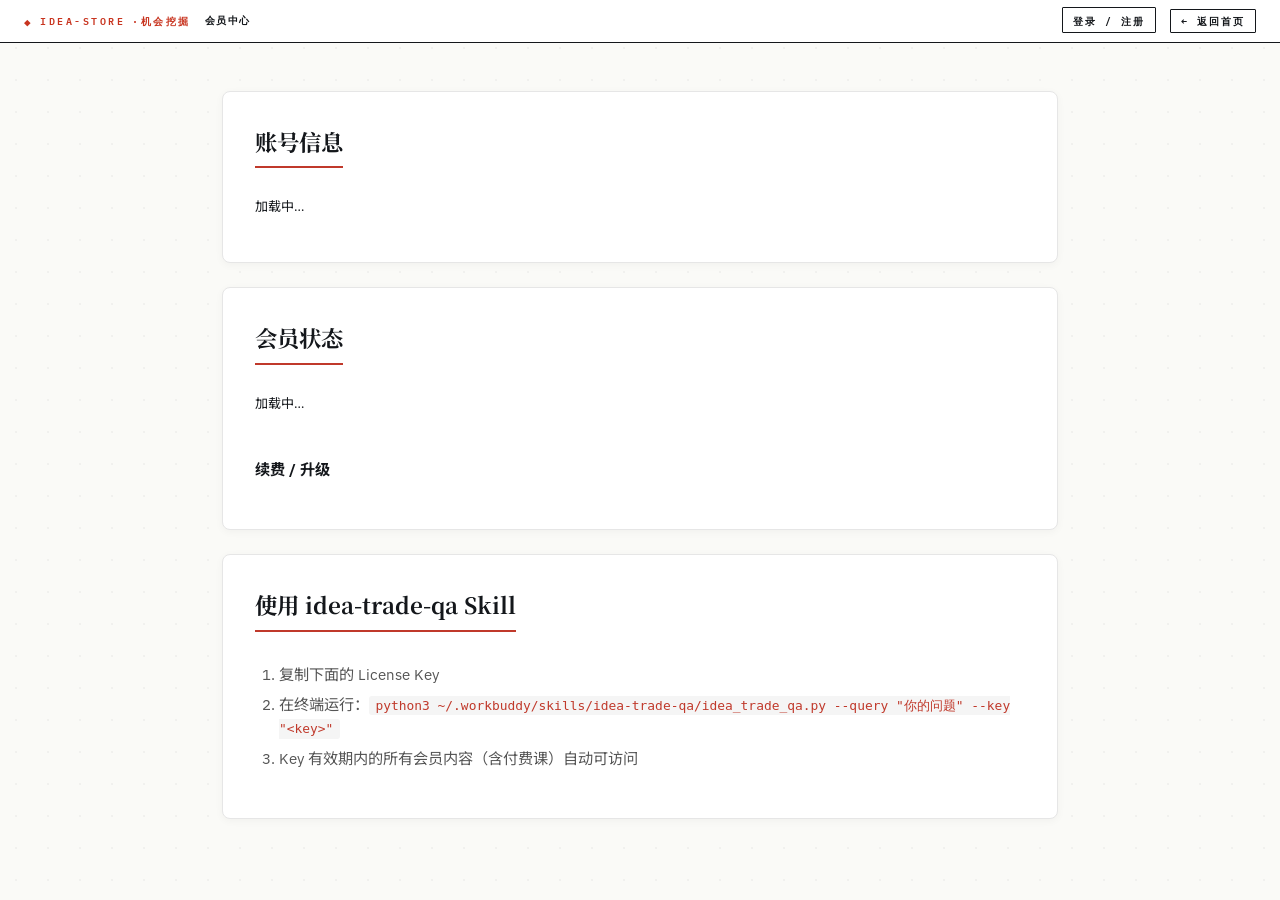
<file: account.html>
<!DOCTYPE html>
<html lang="zh-CN">
<head>
<meta charset="UTF-8">
<meta name="viewport" content="width=device-width, initial-scale=1">
<title>会员中心 · idea-store · 机会挖掘</title>
<link rel="icon" href="assets/favicon.ico" sizes="any">
<link rel="icon" type="image/png" href="assets/favicon-32.png" sizes="32x32">
<link rel="apple-touch-icon" href="assets/apple-touch-icon.png">
<link rel="preconnect" href="https://fonts.googleapis.com">
<link rel="preconnect" href="https://fonts.gstatic.com" crossorigin>
<link href="https://fonts.googleapis.com/css2?family=IBM+Plex+Mono:wght@400;500;600;700&family=IBM+Plex+Sans:wght@400;500;600;700&family=Noto+Sans+SC:wght@400;500;700;900&family=Noto+Serif+SC:wght@700;900&display=swap" rel="stylesheet">
<link rel="stylesheet" href="assets/shared.css?v=c436cc33a8">
<link rel="stylesheet" href="assets/idea-store.css?v=001">
<link rel="stylesheet" href="assets/idea-auth.css?v=001">
<script defer src="assets/idea-auth.js?v=001"></script>
</head>
<body>

<!-- ════════ Top Strip ════════ -->
<div class="strip">
  <div class="left">
    <a class="brand" href="/">idea-store<span class="kb">·机会挖掘</span></a>
    <span class="crumb"><b>会员中心</b></span>
  </div>
  <div class="right">
    <span id="idea-auth-status"></span>
    <a class="btn" href="/">← 返回首页</a>
  </div>
</div>

<div class="acct-wrap">
  <section class="acct-card">
    <h2>账号信息</h2>
    <div id="profile-box" class="profile-box"><p>加载中…</p></div>
  </section>

  <section class="acct-card">
    <h2>会员状态</h2>
    <div id="member-box"><p>加载中…</p></div>
    <div id="tiers-box" class="tiers-renew"><h3>续费 / 升级</h3></div>
  </section>

  <section class="acct-card">
    <h2>使用 idea-trade-qa Skill</h2>
    <ol class="howto">
      <li>复制下面的 License Key</li>
      <li>在终端运行：<code>python3 ~/.workbuddy/skills/idea-trade-qa/idea_trade_qa.py --query "你的问题" --key "&lt;key&gt;"</code></li>
      <li>Key 有效期内的所有会员内容（含付费课）自动可访问</li>
    </ol>
    <div id="keys-box" class="keys-box"></div>
  </section>
</div>

<script>
async function load() {
  const token = IdeaAuth.getToken();
  if (!token) { location.href = '/login.html'; return; }

  try {
    const [me, m, tiers] = await Promise.all([
      IdeaAuth.me(),
      IdeaAuth.myMembership(),
      IdeaAuth.tiers(),
    ]);

    // 1. 账号信息
    document.getElementById('profile-box').innerHTML = `
      <div class="kv"><span>用户名</span><b>${IdeaAuth.escapeHtml(me.username)}</b></div>
      <div class="kv"><span>邮箱</span><b>${IdeaAuth.escapeHtml(me.email || '未设置')}</b></div>
      <div class="kv"><span>昵称</span><b>${IdeaAuth.escapeHtml(me.nickname || me.username)}</b></div>
      <div class="kv"><span>注册时间</span><b>${new Date(me.created_at).toLocaleString('zh-CN')}</b></div>
      <div class="kv"><span>VIP</span><b>${me.is_vip ? '✅ 是' : '❌ 否'}</b></div>
      ${me.vip_expires_at ? `<div class="kv"><span>VIP 到期</span><b>${new Date(me.vip_expires_at).toLocaleString('zh-CN')}</b></div>` : ''}
    `;

    // 2. 会员状态
    const memberBox = document.getElementById('member-box');
    if (m.is_vip) {
      memberBox.innerHTML = `
        <div class="kv"><span>当前状态</span><b class="hi">VIP 会员</b></div>
        <div class="kv"><span>到期时间</span><b>${new Date(m.expires_at).toLocaleString('zh-CN')}</b></div>
        <div class="kv"><span>激活的 Key</span><b>${m.active_keys.length} 个</b></div>
      `;
    } else {
      memberBox.innerHTML = `
        <div class="kv"><span>当前状态</span><b>免费用户</b></div>
        <p class="hint">免费用户只能看 2 天前的内容。订阅 VIP 解锁全部。</p>
      `;
    }

    // 3. License Keys
    const keysBox = document.getElementById('keys-box');
    if (m.active_keys.length > 0) {
      keysBox.innerHTML = m.active_keys.map(k => `
        <div class="key-row">
          <span class="key-tier">${IdeaAuth.escapeHtml(k.tier_name)} · ${k.is_active ? '✅' : '❌'} ${new Date(k.expires_at).toLocaleDateString('zh-CN')} 到期</span>
          <code class="key-val">${IdeaAuth.escapeHtml(k.license_key)}</code>
          <button class="copy-btn" onclick="navigator.clipboard.writeText('${k.license_key}').then(()=>this.textContent='已复制 ✓')">复制</button>
        </div>
      `).join('');
    } else {
      keysBox.innerHTML = '<p class="hint">订阅会员后会获得 License Key。</p>';
    }

    // 4. 续费选项
    document.getElementById('tiers-box').innerHTML = tiers.map(t => `
      <div class="tier-card">
        <div class="tier-head">
          <strong>${IdeaAuth.escapeHtml(t.name)}</strong>
          <span class="price">¥${(t.price_cents / 100).toFixed(2)} <small>/ ${t.duration_days >= 365 ? Math.round(t.duration_days / 365 * 10) / 10 + ' 年' : t.duration_days + ' 天'}</small></span>
        </div>
        <p class="tier-desc">${IdeaAuth.escapeHtml(t.description || '')}</p>
        <ul>${t.features.map(f => `<li>${IdeaAuth.escapeHtml(f)}</li>`).join('')}</ul>
        <button class="btn primary" onclick="renew(${t.id}, '${IdeaAuth.escapeHtml(t.name)}', ${t.price_cents})">立即订阅</button>
      </div>
    `).join('');
  } catch (e) {
    if (e.message.includes('401') || e.message.includes('token')) {
      IdeaAuth.clearToken();
      location.href = '/login.html';
    } else {
      document.body.innerHTML += `<pre style="color:red">加载失败: ${e.message}</pre>`;
    }
  }
}

async function renew(tierId, tierName, amountCents) {
  if (!confirm(`确认订阅 ${tierName}（¥${(amountCents/100).toFixed(2)}）？\n\n支付页面将打开（mock 模式：点击"完成"会自动开通）。`)) return;
  try {
    const order = await IdeaAuth.createOrder(tierId);
    // mock 模式：直接调 mock-pay
    const paid = await IdeaAuth.api(`/payments/mock-pay/${order.order_no}`, { method: 'POST' });
    alert(`✅ 订阅成功！\n\nLicense Key: ${paid.license_key}\n到期时间: ${new Date(paid.expires_at).toLocaleString('zh-CN')}`);
    location.reload();
  } catch (e) {
    alert('❌ 订阅失败: ' + e.message);
  }
}

load();
</script>

</body>
</html>
</file>
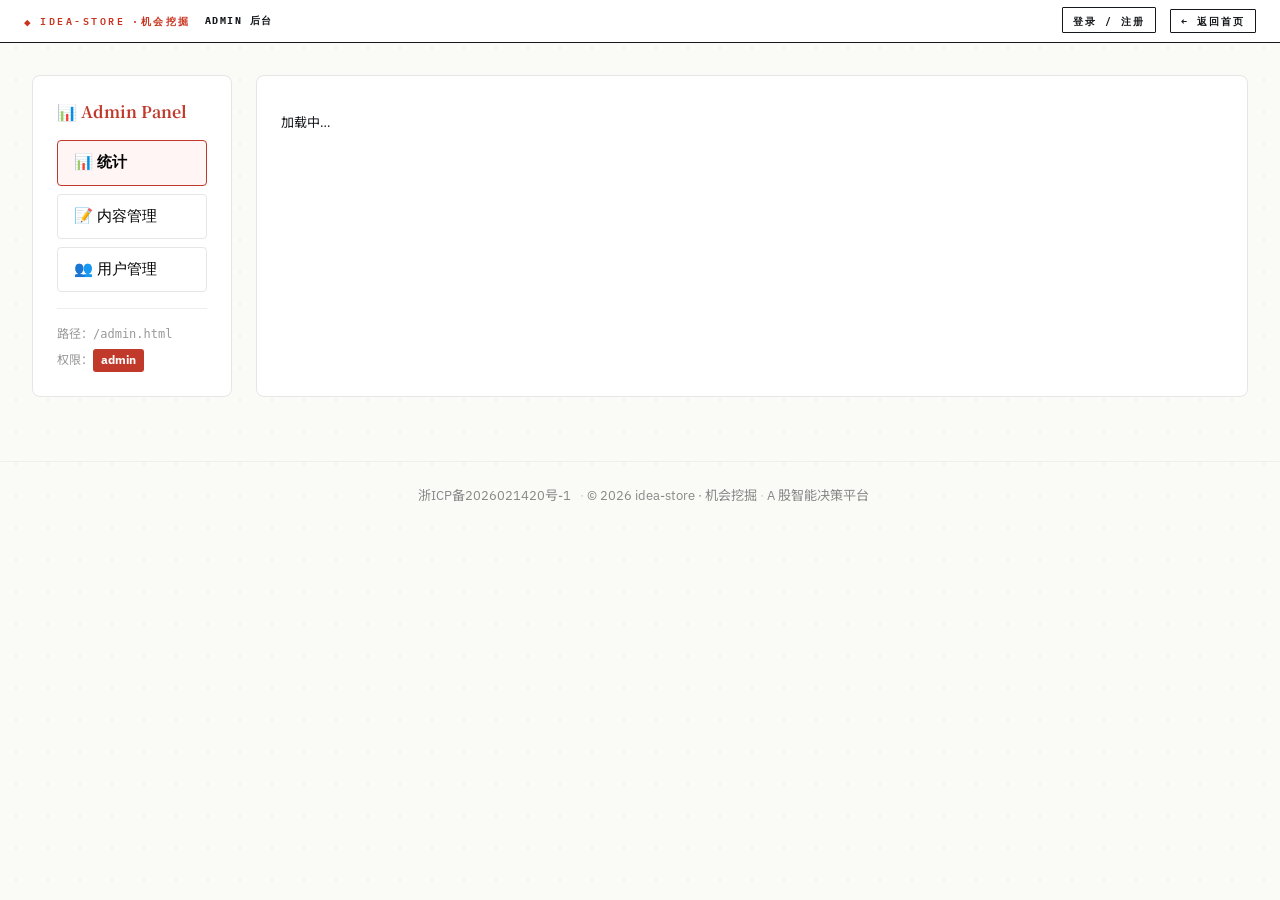
<file: admin.html>
<!DOCTYPE html>
<html lang="zh-CN">
<head>
<meta charset="UTF-8">
<meta name="viewport" content="width=device-width, initial-scale=1">
<title>Admin · idea-store</title>
<link rel="icon" href="assets/favicon.ico" sizes="any">
<link rel="icon" type="image/png" href="assets/favicon-32.png" sizes="32x32">
<link rel="preconnect" href="https://fonts.googleapis.com">
<link rel="preconnect" href="https://fonts.gstatic.com" crossorigin>
<link href="https://fonts.googleapis.com/css2?family=IBM+Plex+Mono:wght@400;500;600;700&family=IBM+Plex+Sans:wght@400;500;600;700&family=Noto+Sans+SC:wght@400;500;700;900&family=Noto+Serif+SC:wght@700;900&display=swap" rel="stylesheet">
<link rel="stylesheet" href="assets/shared.css?v=c436cc33a8">
<link rel="stylesheet" href="assets/idea-store.css?v=001">
<link rel="stylesheet" href="assets/idea-auth.css?v=001">
<style>
.admin-grid {
  max-width: 1400px;
  margin: 2rem auto;
  padding: 0 2rem;
  display: grid;
  grid-template-columns: 200px 1fr;
  gap: 1.5rem;
}
.admin-side {
  background: #fff;
  border: 1px solid #e6e6e6;
  border-radius: 8px;
  padding: 1.5rem;
  height: fit-content;
}
.admin-side h3 {
  margin: 0 0 1rem;
  font-size: 1rem;
  font-family: "Noto Serif SC", serif;
  color: #c0392b;
}
.admin-side button {
  display: block;
  width: 100%;
  margin-bottom: 0.5rem;
  padding: 0.7rem 1rem;
  border: 1px solid #e6e6e6;
  background: #fff;
  border-radius: 4px;
  cursor: pointer;
  text-align: left;
  font-size: 0.95rem;
  transition: all 0.2s;
}
.admin-side button:hover {
  border-color: #c0392b;
  background: #fef5f4;
}
.admin-side button.active {
  border-color: #c0392b;
  background: #fef5f4;
  font-weight: 700;
}
.admin-main {
  background: #fff;
  border: 1px solid #e6e6e6;
  border-radius: 8px;
  padding: 1.5rem;
}
.admin-main h2 {
  margin: 0 0 1rem;
  font-size: 1.3rem;
  font-family: "Noto Serif SC", serif;
  border-bottom: 2px solid #c0392b;
  padding-bottom: 0.5rem;
  display: inline-block;
}
.tbl {
  width: 100%;
  border-collapse: collapse;
  font-size: 0.9rem;
}
.tbl th, .tbl td {
  padding: 0.5rem 0.7rem;
  text-align: left;
  border-bottom: 1px solid #eee;
}
.tbl th {
  background: #fafafa;
  font-weight: 700;
  color: #555;
}
.tbl tr:hover td { background: #fcfcfc; }
.tbl .actions button {
  padding: 0.3rem 0.7rem;
  margin-right: 0.3rem;
  border: 1px solid #ddd;
  background: #fff;
  border-radius: 3px;
  cursor: pointer;
  font-size: 0.8rem;
}
.tbl .actions button.del { color: #c0392b; }
.tbl .actions button:hover { background: #f5f5f5; }
.badge {
  display: inline-block;
  padding: 0.15rem 0.5rem;
  border-radius: 3px;
  font-size: 0.75rem;
  font-weight: 700;
}
.badge.admin { background: #c0392b; color: #fff; }
.badge.vip { background: #d4a017; color: #fff; }
.badge.user { background: #eee; color: #666; }
.badge.lock { background: #fee; color: #c0392b; }
.badge.free { background: #efe; color: #2a7; }
.stat-grid {
  display: grid;
  grid-template-columns: repeat(auto-fit, minmax(180px, 1fr));
  gap: 1rem;
  margin-bottom: 1.5rem;
}
.stat-card {
  background: #fafafa;
  border: 1px solid #eee;
  border-radius: 6px;
  padding: 1rem;
}
.stat-card .label { color: #888; font-size: 0.85rem; }
.stat-card .value { font-size: 1.8rem; font-weight: 800; color: #c0392b; font-family: "IBM Plex Mono", monospace; margin-top: 0.3rem; }
.modal-bg {
  position: fixed; inset: 0; background: rgba(0,0,0,0.5);
  display: none; align-items: center; justify-content: center;
  z-index: 1000;
}
.modal-bg.open { display: flex; }
.modal {
  background: #fff;
  border-radius: 8px;
  padding: 2rem;
  max-width: 600px;
  width: 90%;
  max-height: 90vh;
  overflow-y: auto;
}
.modal h3 {
  margin: 0 0 1rem;
  font-family: "Noto Serif SC", serif;
  color: #c0392b;
}
.modal label {
  display: block;
  margin-top: 0.8rem;
  font-size: 0.85rem;
  font-weight: 600;
}
.modal input, .modal textarea, .modal select {
  width: 100%;
  padding: 0.6rem;
  border: 1px solid #ddd;
  border-radius: 4px;
  font-family: inherit;
  font-size: 0.95rem;
  margin-top: 0.3rem;
}
.modal textarea { min-height: 100px; }
.modal-actions {
  display: flex;
  gap: 0.5rem;
  margin-top: 1.5rem;
  justify-content: flex-end;
}
.modal-actions button {
  padding: 0.7rem 1.2rem;
  border-radius: 4px;
  border: 1px solid #ddd;
  background: #fff;
  cursor: pointer;
  font-weight: 600;
}
.modal-actions button.primary {
  background: #c0392b;
  color: #fff;
  border-color: #c0392b;
}
.msg {
  margin-top: 1rem;
  padding: 0.7rem;
  border-radius: 4px;
  font-size: 0.9rem;
}
.msg.ok { background: #efe; color: #2a7; }
.msg.err { background: #fee; color: #c0392b; }
</style>
</head>
<body>

<div class="strip">
  <div class="left">
    <a class="brand" href="/">idea-store<span class="kb">·机会挖掘</span></a>
    <span class="crumb"><b>Admin 后台</b></span>
  </div>
  <div class="right">
    <span id="idea-auth-status"></span>
    <a class="btn" href="/">← 返回首页</a>
  </div>
</div>

<div class="admin-grid">
  <aside class="admin-side">
    <h3>📊 Admin Panel</h3>
    <button class="active" data-tab="stats">📊 统计</button>
    <button data-tab="content">📝 内容管理</button>
    <button data-tab="users">👥 用户管理</button>
    <hr style="margin: 1rem 0; border: 0; border-top: 1px solid #eee;">
    <div style="font-size: 0.75rem; color: #999;">
      <div>路径：<code>/admin.html</code></div>
      <div style="margin-top:0.3rem">权限：<span class="badge admin">admin</span></div>
    </div>
  </aside>

  <main class="admin-main" id="main">
    <p>加载中…</p>
  </main>
</div>

<!-- Edit Modal -->
<div class="modal-bg" id="modal-bg">
  <div class="modal">
    <h3 id="modal-title">编辑内容</h3>
    <form id="edit-form">
      <input type="hidden" id="edit-id">
      <label>Slug <small>(英文数字横线，创建后不可改)</small></label>
      <input type="text" id="edit-slug" required pattern="[a-zA-Z0-9_-]+">

      <label>标题</label>
      <input type="text" id="edit-title" required>

      <label>分类 (category)</label>
      <input type="text" id="edit-category" required placeholder="low-position-opportunities">

      <label>发布时间</label>
      <input type="datetime-local" id="edit-publish-date" required>

      <label>摘要</label>
      <textarea id="edit-summary"></textarea>

      <label>Body (JSON / Markdown)</label>
      <textarea id="edit-body" style="min-height:150px"></textarea>

      <label><input type="checkbox" id="edit-need-pay" style="width:auto;margin-right:0.5rem">需要付费</label>
      <label>付费等级 (0-5)</label>
      <input type="number" id="edit-pay-level" min="0" max="5" value="0">

      <label>数据源</label>
      <input type="text" id="edit-source" placeholder="manual / neodata">

      <div id="edit-msg" class="msg"></div>

      <div class="modal-actions">
        <button type="button" onclick="closeModal()">取消</button>
        <button type="submit" class="primary">保存</button>
      </div>
    </form>
  </div>
</div>

<script defer src="assets/idea-auth.js?v=001"></script>
<script>
async function load() {
  const token = IdeaAuth.getToken();
  if (!token) { location.href = '/login.html'; return; }

  // 检查 admin 权限
  try {
    const me = await IdeaAuth.me();
    if (me.role !== 'admin') {
      document.getElementById('main').innerHTML = `
        <h2>无权限</h2>
        <p>当前用户 <b>${IdeaAuth.escapeHtml(me.username)}</b> 的角色是 <span class="badge ${me.role}">${me.role}</span></p>
        <p>需要 admin 权限才能访问后台。</p>
        <p>请联系现有管理员把你的 role 改为 admin，或用 SQL: <code>UPDATE users SET role='admin' WHERE username='your_username'</code></p>
      `;
      return;
    }
  } catch (e) {
    IdeaAuth.clearToken();
    location.href = '/login.html';
    return;
  }

  // 绑定 tab
  document.querySelectorAll('.admin-side button[data-tab]').forEach(b => {
    b.addEventListener('click', () => {
      document.querySelectorAll('.admin-side button').forEach(x => x.classList.remove('active'));
      b.classList.add('active');
      const tab = b.dataset.tab;
      if (tab === 'stats') renderStats();
      else if (tab === 'content') renderContentList();
      else if (tab === 'users') renderUserList();
    });
  });

  // 默认显示 stats
  renderStats();
}

async function renderStats() {
  const main = document.getElementById('main');
  main.innerHTML = '<p>加载中…</p>';
  try {
    const stats = await IdeaAuth.api('/admin/stats');
    main.innerHTML = `
      <h2>📊 系统统计</h2>
      <div class="stat-grid">
        <div class="stat-card">
          <div class="label">总用户</div>
          <div class="value">${stats.users.total}</div>
        </div>
        <div class="stat-card">
          <div class="label">VIP 用户</div>
          <div class="value">${stats.users.vip}</div>
        </div>
        <div class="stat-card">
          <div class="label">付费订单数</div>
          <div class="value">${stats.orders.paid}</div>
        </div>
        <div class="stat-card">
          <div class="label">总营收</div>
          <div class="value">¥${stats.orders.revenue_yuan.toFixed(2)}</div>
        </div>
        <div class="stat-card">
          <div class="label">内容板块</div>
          <div class="value">${stats.content.total}</div>
        </div>
      </div>
      <p style="color:#999;font-size:0.85rem">实时数据 · ${new Date().toLocaleString('zh-CN')}</p>
    `;
  } catch (e) {
    main.innerHTML = `<p class="msg err">加载失败: ${e.message}</p>`;
  }
}

async function renderContentList() {
  const main = document.getElementById('main');
  main.innerHTML = '<p>加载中…</p>';
  try {
    const list = await IdeaAuth.api('/admin/content/list?limit=100');
    main.innerHTML = `
      <h2>📝 内容管理（${list.length}）</h2>
      <div style="display:flex;gap:0.5rem;margin-bottom:1rem">
        <button class="btn primary" onclick="openCreate()">+ 新建内容</button>
        <button class="btn" onclick="openBulk()">📥 批量导入 JSON</button>
      </div>
      <table class="tbl">
        <thead><tr>
          <th>ID</th><th>Slug</th><th>标题</th><th>分类</th><th>发布时间</th>
          <th>付费</th><th>等级</th><th>操作</th>
        </tr></thead>
        <tbody>
          ${list.map(c => `
            <tr>
              <td>${c.id}</td>
              <td><code>${IdeaAuth.escapeHtml(c.slug)}</code></td>
              <td>${IdeaAuth.escapeHtml(c.title)}</td>
              <td>${IdeaAuth.escapeHtml(c.category)}</td>
              <td>${c.publish_date.slice(0, 10)}</td>
              <td>${c.need_pay ? '<span class="badge lock">🔒 付费</span>' : '<span class="badge free">免费</span>'}</td>
              <td>${c.pay_level}</td>
              <td class="actions">
                <button onclick='openEdit(${JSON.stringify(c)})'>编辑</button>
                <button class="del" onclick="del(${c.id}, '${IdeaAuth.escapeHtml(c.title)}')">删除</button>
              </td>
            </tr>
          `).join('')}
        </tbody>
      </table>
      <p style="color:#999;font-size:0.85rem;margin-top:1rem">
        显示已存在的板块内容（不包含逻辑删）。付费墙控制：need_pay=true 的内容对非 VIP 隐藏 body。
      </p>
    `;
  } catch (e) {
    main.innerHTML = `<p class="msg err">加载失败: ${e.message}</p>`;
  }
}

async function renderUserList() {
  const main = document.getElementById('main');
  main.innerHTML = '<p>加载中…</p>';
  try {
    const users = await IdeaAuth.api('/admin/users');
    main.innerHTML = `
      <h2>👥 用户管理（${users.length}）</h2>
      <table class="tbl">
        <thead><tr>
          <th>ID</th><th>用户名</th><th>邮箱</th><th>角色</th><th>VIP</th><th>VIP 到期</th><th>状态</th><th>注册时间</th><th>操作</th>
        </tr></thead>
        <tbody>
          ${users.map(u => `
            <tr>
              <td>${u.id}</td>
              <td>${IdeaAuth.escapeHtml(u.username)}</td>
              <td>${IdeaAuth.escapeHtml(u.email || '-')}</td>
              <td><span class="badge ${u.role}">${u.role}</span></td>
              <td>${u.is_vip ? '✅' : '❌'}</td>
              <td>${u.vip_expires_at ? u.vip_expires_at.slice(0,10) : '-'}</td>
              <td>${u.status}</td>
              <td>${u.created_at.slice(0,10)}</td>
              <td class="actions">
                <button onclick='promoteAdmin(${u.id}, "${IdeaAuth.escapeHtml(u.username)}")'>改 admin</button>
                <button onclick='grantVip(${u.id}, "${IdeaAuth.escapeHtml(u.username)}")'>开通 VIP</button>
              </td>
            </tr>
          `).join('')}
        </tbody>
      </table>
    `;
  } catch (e) {
    main.innerHTML = `<p class="msg err">加载失败: ${e.message}</p>`;
  }
}

// === Edit / Create Modal ===
async function openEdit(c) {
  document.getElementById('modal-title').textContent = `编辑 #${c.id} ${c.slug}`;
  document.getElementById('edit-id').value = c.id;
  document.getElementById('edit-slug').value = c.slug;
  document.getElementById('edit-slug').disabled = true;
  document.getElementById('edit-title').value = c.title;
  document.getElementById('edit-category').value = c.category;
  document.getElementById('edit-publish-date').value = c.publish_date.slice(0, 16);
  document.getElementById('edit-summary').value = c.summary || '';
  // body 通过 detail 接口拉
  try {
    const detail = await IdeaAuth.api(`/admin/content/${c.id}`);
    document.getElementById('edit-body').value = detail.body || '';
  } catch (e) {
    document.getElementById('edit-body').value = '';
  }
  document.getElementById('edit-need-pay').checked = c.need_pay;
  document.getElementById('edit-pay-level').value = c.pay_level;
  document.getElementById('edit-source').value = c.source || 'manual';
  document.getElementById('edit-msg').textContent = '';
  document.getElementById('modal-bg').classList.add('open');
}

function openCreate() {
  document.getElementById('modal-title').textContent = '新建内容';
  document.getElementById('edit-id').value = '';
  document.getElementById('edit-slug').value = '';
  document.getElementById('edit-slug').disabled = false;
  document.getElementById('edit-title').value = '';
  document.getElementById('edit-category').value = 'low-position-opportunities';
  const now = new Date();
  now.setMinutes(now.getMinutes() - now.getTimezoneOffset());
  document.getElementById('edit-publish-date').value = now.toISOString().slice(0, 16);
  document.getElementById('edit-summary').value = '';
  document.getElementById('edit-body').value = '';
  document.getElementById('edit-need-pay').checked = false;
  document.getElementById('edit-pay-level').value = 0;
  document.getElementById('edit-source').value = 'manual';
  document.getElementById('edit-msg').textContent = '';
  document.getElementById('modal-bg').classList.add('open');
}

function openBulk() {
  document.getElementById('modal-bg').classList.add('open');
  document.getElementById('edit-form').style.display = 'none';
  document.getElementById('modal-title').textContent = '批量导入 JSON 数组';
  // 用单独模态框（动态创建）
  const existing = document.getElementById('bulk-modal-body');
  if (existing) existing.remove();
  const modal = document.querySelector('.modal');
  const body = document.createElement('div');
  body.id = 'bulk-modal-body';
  body.innerHTML = `
    <p style="color:#666;font-size:0.85rem">粘贴 JSON 数组（每项字段同单条 create）。例如：</p>
    <pre style="background:#f5f5f5;padding:0.7rem;border-radius:4px;font-size:0.75rem;color:#555">[
  {
    "slug": "lp-2026-08-21",
    "title": "8-21 低位机会",
    "category": "low-position-opportunities",
    "publish_date": "2026-08-21T07:30:00",
    "summary": "明日",
    "need_pay": false,
    "pay_level": 0,
    "source": "manual"
  }
]</pre>
    <textarea id="bulk-text" style="min-height:240px;font-family:'IBM Plex Mono',monospace;font-size:0.85rem"></textarea>
    <div id="bulk-msg" class="msg"></div>
    <div class="modal-actions">
      <button type="button" onclick="closeModal()">取消</button>
      <button type="button" class="primary" onclick="submitBulk()">提交导入</button>
    </div>
  `;
  modal.appendChild(body);
}

async function submitBulk() {
  const msg = document.getElementById('bulk-msg');
  msg.className = 'msg';
  msg.textContent = '解析中…';
  const text = document.getElementById('bulk-text').value.trim();
  let items;
  try {
    items = JSON.parse(text);
    if (!Array.isArray(items)) throw new Error('JSON 不是数组');
  } catch (e) {
    msg.className = 'msg err';
    msg.textContent = '❌ JSON 解析失败: ' + e.message;
    return;
  }
  try {
    const result = await IdeaAuth.api('/admin/content/bulk', { method: 'POST', body: items });
    let txt = `✅ 创建 ${result.created} 条，跳过 ${result.skipped} 条`;
    if (result.failed.length > 0) {
      txt += `，失败 ${result.failed.length} 条`;
      msg.className = 'msg err';
    } else {
      msg.className = 'msg ok';
    }
    msg.textContent = txt;
    if (result.failed.length > 0) {
      msg.innerHTML = txt + '<br><pre style="font-size:0.7rem;color:#c0392b">' +
        JSON.stringify(result.failed, null, 2).slice(0, 500) + '</pre>';
    }
    setTimeout(() => { closeModal(); renderContentList(); }, 1500);
  } catch (err) {
    msg.className = 'msg err';
    msg.textContent = '❌ ' + err.message;
  }
}

function closeModal() {
  document.getElementById('modal-bg').classList.remove('open');
  document.getElementById('edit-form').style.display = '';
  const bulk = document.getElementById('bulk-modal-body');
  if (bulk) bulk.remove();
}
  document.getElementById('modal-bg').classList.remove('open');
}

document.getElementById('edit-form').addEventListener('submit', async (e) => {
  e.preventDefault();
  const msg = document.getElementById('edit-msg');
  msg.className = 'msg';
  msg.textContent = '保存中…';

  const editId = document.getElementById('edit-id').value;
  const data = {
    title: document.getElementById('edit-title').value,
    category: document.getElementById('edit-category').value,
    publish_date: new Date(document.getElementById('edit-publish-date').value).toISOString(),
    summary: document.getElementById('edit-summary').value || null,
    body: document.getElementById('edit-body').value || null,
    need_pay: document.getElementById('edit-need-pay').checked,
    pay_level: parseInt(document.getElementById('edit-pay-level').value),
    source: document.getElementById('edit-source').value || null,
  };

  try {
    if (editId) {
      // 更新（PATCH /admin/content/{id}）
      await IdeaAuth.api(`/admin/content/${editId}`, { method: 'PUT', body: data });
      msg.className = 'msg ok';
      msg.textContent = '✅ 更新成功';
      setTimeout(() => { closeModal(); renderContentList(); }, 800);
    } else {
      const create = { ...data, slug: document.getElementById('edit-slug').value };
      await IdeaAuth.api('/admin/content/create', { method: 'POST', body: create });
      msg.className = 'msg ok';
      msg.textContent = '✅ 创建成功';
      setTimeout(() => { closeModal(); renderContentList(); }, 800);
    }
  } catch (err) {
    msg.className = 'msg err';
    msg.textContent = '❌ ' + err.message;
  }
});

async function del(id, title) {
  if (!confirm(`确认逻辑删除「${title}」(#${id})？\n\n将设置 deleted_at，前端不可见，但数据库可恢复。`)) return;
  try {
    await IdeaAuth.api(`/admin/content/${id}`, { method: 'DELETE' });
    alert('✅ 已删除');
    renderContentList();
  } catch (err) {
    alert('❌ ' + err.message);
  }
}

async function promoteAdmin(userId, username) {
  if (!confirm(`把 ${username} 设为 admin？`)) return;
  try {
    await IdeaAuth.api(`/admin/users/${userId}`, { method: 'PUT', body: { role: 'admin' } });
    alert('✅ 已设为 admin');
    renderUserList();
  } catch (e) { alert('❌ ' + e.message); }
}

async function grantVip(userId, username) {
  const days = prompt(`给 ${username} 开通 VIP 多少天？`, '365');
  if (!days) return;
  const expires = new Date(Date.now() + parseInt(days) * 86400000).toISOString();
  try {
    await IdeaAuth.api(`/admin/users/${userId}`, { method: 'PUT', body: { is_vip: true, vip_expires_at: expires } });
    alert(`✅ 已开通 ${days} 天 VIP`);
    renderUserList();
  } catch (e) { alert('❌ ' + e.message); }
}

load();
</script>


<footer class="site-foot">
  <a href="https://beian.miit.gov.cn/" target="_blank" rel="noopener">浙ICP备2026021420号-1</a>
  <span class="sep">·</span>
  <span>© 2026 idea-store · 机会挖掘</span>
  <span class="sep">·</span>
  <span>A 股智能决策平台</span>
</footer>

</body>
</html>
</file>
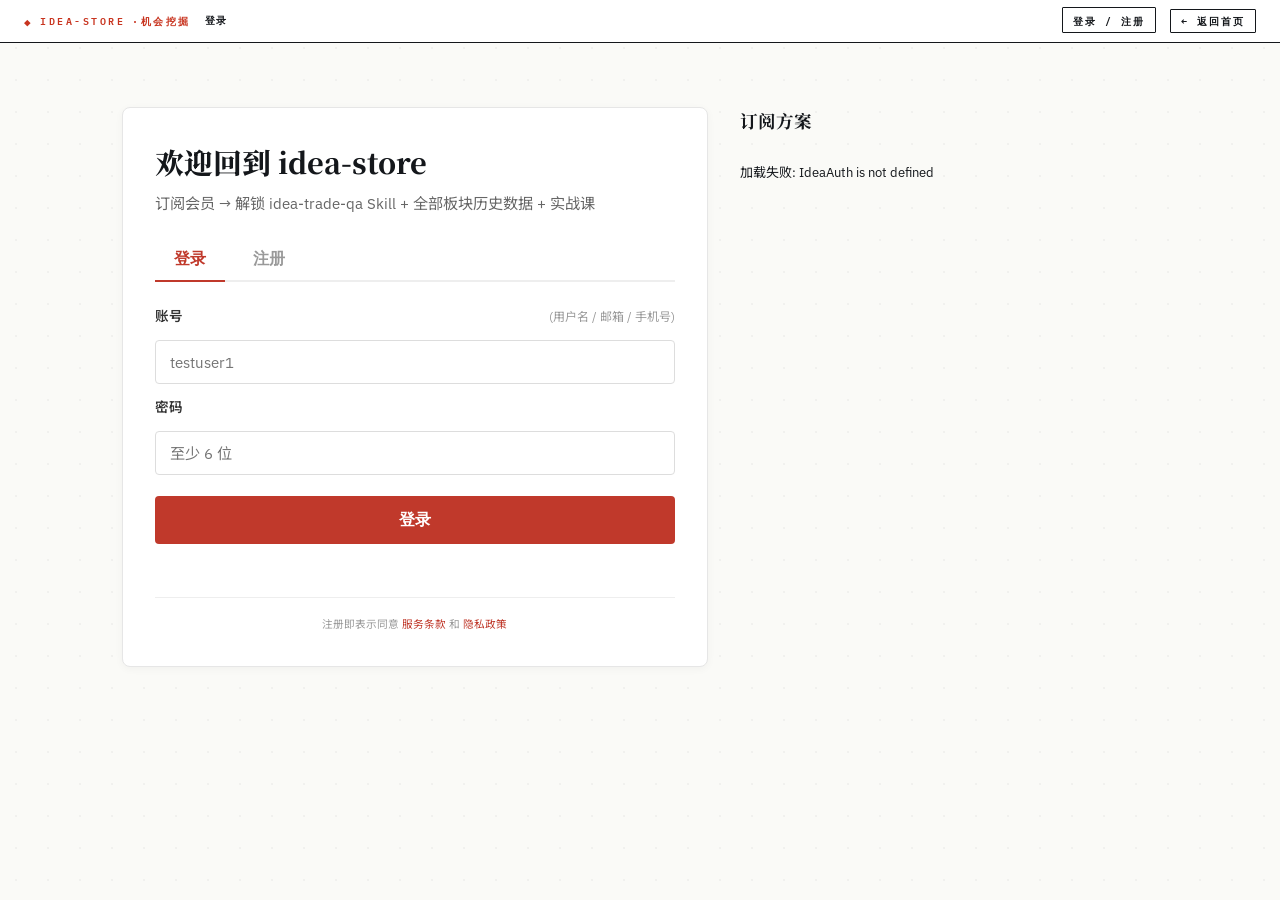
<file: login.html>
<!DOCTYPE html>
<html lang="zh-CN">
<head>
<meta charset="UTF-8">
<meta name="viewport" content="width=device-width, initial-scale=1">
<title>登录 · idea-store · 机会挖掘</title>
<link rel="icon" href="assets/favicon.ico" sizes="any">
<link rel="icon" type="image/png" href="assets/favicon-32.png" sizes="32x32">
<link rel="apple-touch-icon" href="assets/apple-touch-icon.png">
<link rel="preconnect" href="https://fonts.googleapis.com">
<link rel="preconnect" href="https://fonts.gstatic.com" crossorigin>
<link href="https://fonts.googleapis.com/css2?family=IBM+Plex+Mono:wght@400;500;600;700&family=IBM+Plex+Sans:wght@400;500;600;700&family=Noto+Sans+SC:wght@400;500;700;900&family=Noto+Serif+SC:wght@700;900&display=swap" rel="stylesheet">
<link rel="stylesheet" href="assets/shared.css?v=c436cc33a8">
<link rel="stylesheet" href="assets/idea-store.css?v=001">
<link rel="stylesheet" href="assets/idea-auth.css?v=001">
<script defer src="assets/idea-auth.js?v=001"></script>
</head>
<body>

<!-- ════════ Top Strip ════════ -->
<div class="strip">
  <div class="left">
    <a class="brand" href="/">idea-store<span class="kb">·机会挖掘</span></a>
    <span class="crumb"><b>登录</b></span>
  </div>
  <div class="right">
    <span id="idea-auth-status"></span>
    <a class="btn" href="/">← 返回首页</a>
  </div>
</div>

<div class="auth-wrap">
  <div class="auth-card">
    <h1>欢迎回到 idea-store</h1>
    <p class="lead">订阅会员 → 解锁 idea-trade-qa Skill + 全部板块历史数据 + 实战课</p>

    <!-- Tab 切换 -->
    <div class="tabs">
      <button class="tab active" data-tab="login">登录</button>
      <button class="tab" data-tab="register">注册</button>
    </div>

    <!-- 登录 -->
    <form id="login-form" class="auth-form active">
      <label>账号 <small>(用户名 / 邮箱 / 手机号)</small></label>
      <input type="text" name="account" required autocomplete="username" placeholder="testuser1">

      <label>密码</label>
      <input type="password" name="password" required minlength="6" autocomplete="current-password" placeholder="至少 6 位">

      <button class="btn primary" type="submit">登录</button>
      <div class="msg"></div>
    </form>

    <!-- 注册 -->
    <form id="register-form" class="auth-form">
      <label>用户名 <small>(3-32 字母数字下划线)</small></label>
      <input type="text" name="username" required pattern="[a-zA-Z0-9_-]{3,32}" placeholder="futuretrader">

      <label>邮箱 <small>(可选)</small></label>
      <input type="email" name="email" placeholder="hi@example.com">

      <label>昵称 <small>(可选)</small></label>
      <input type="text" name="nickname" maxlength="64" placeholder="昵称">

      <label>密码 <small>(至少 6 位)</small></label>
      <input type="password" name="password" required minlength="6" autocomplete="new-password">

      <button class="btn primary" type="submit">注册并登录</button>
      <div class="msg"></div>
    </form>

    <div class="auth-foot">
      <small>注册即表示同意 <a href="#">服务条款</a> 和 <a href="#">隐私政策</a></small>
    </div>
  </div>

  <!-- 右侧：会员档位 -->
  <aside class="auth-side">
    <h3>订阅方案</h3>
    <div id="tiers-box" class="tiers-box"><p>加载中…</p></div>
  </aside>
</div>

<script>
document.querySelectorAll('.tab').forEach(t => {
  t.addEventListener('click', () => {
    document.querySelectorAll('.tab').forEach(x => x.classList.remove('active'));
    document.querySelectorAll('.auth-form').forEach(x => x.classList.remove('active'));
    t.classList.add('active');
    document.getElementById(t.dataset.tab + '-form').classList.add('active');
  });
});

async function loadTiers() {
  try {
    const tiers = await IdeaAuth.tiers();
    const box = document.getElementById('tiers-box');
    box.innerHTML = tiers.map(t => `
      <div class="tier">
        <div class="tier-head">
          <strong>${IdeaAuth.escapeHtml(t.name)}</strong>
          <span class="price">¥${(t.price_cents / 100).toFixed(2)}</span>
        </div>
        <div class="tier-desc">${IdeaAuth.escapeHtml(t.description || '')}</div>
        <ul>${t.features.map(f => `<li>${IdeaAuth.escapeHtml(f)}</li>`).join('')}</ul>
      </div>
    `).join('');
  } catch (e) {
    document.getElementById('tiers-box').innerHTML = `<p>加载失败: ${e.message}</p>`;
  }
}
loadTiers();

function bindForm(formId, handler) {
  const form = document.getElementById(formId);
  const msg = form.querySelector('.msg');
  form.addEventListener('submit', async (e) => {
    e.preventDefault();
    msg.className = 'msg';
    msg.textContent = '处理中…';
    const fd = new FormData(form);
    const payload = Object.fromEntries(fd.entries());
    try {
      await handler(payload);
      location.href = '/account.html';
    } catch (err) {
      msg.className = 'msg err';
      msg.textContent = '❌ ' + err.message;
    }
  });
}

bindForm('login-form', (p) => IdeaAuth.login({ account: p.account, password: p.password }));
bindForm('register-form', (p) => IdeaAuth.register({
  username: p.username,
  email: p.email || null,
  nickname: p.nickname || null,
  password: p.password,
}));
</script>

</body>
</html>
</file>
<file: assets/shared.css>
/* ════════════════════════════════════════════════════════════════
   AI 产业链知识库 · Config A1 Daylight · 共享样式
   ────────────────────────────────────────────────────────────────
   日光模式：近白纸 + 普鲁士蓝 + 信号红 + 五层 / 五上市地编码
   字体：IBM Plex Sans/Mono + Noto Sans SC + Noto Serif SC（仅 h1）
   ════════════════════════════════════════════════════════════════ */

:root {
  /* === Paper === */
  --bg:          #fafaf7;
  --bg-2:        #ffffff;
  --bg-3:        #f3f3ee;
  --bg-cover:    #edecea;
  --ink:         #14171b;
  --ink-soft:    #555b65;
  --ink-faint:   #969ba5;
  --rule:        #d4d6da;
  --rule-faint:  #e8eaed;
  --stamp:       #c8341f;   /* signal red */
  --accent:      #1d4ed8;   /* prussian blue */
  --up:          #1f6a3a;
  --down:        #c8341f;

  /* === Layer signal palette (deepened for white) === */
  --l1: #c8492c;  --l1-bg: rgba(200,73,44,.08);   --l1-soft: rgba(200,73,44,.14);
  --l2: #1d5a9b;  --l2-bg: rgba(29,90,155,.08);   --l2-soft: rgba(29,90,155,.14);
  --l3: #2d7a3f;  --l3-bg: rgba(45,122,63,.08);   --l3-soft: rgba(45,122,63,.14);
  --l4: #6a3aa8;  --l4-bg: rgba(106,58,168,.08);  --l4-soft: rgba(106,58,168,.14);
  --l5: #a8345c;  --l5-bg: rgba(168,52,92,.08);   --l5-soft: rgba(168,52,92,.14);

  /* === Exchange identifiers === */
  --x-a:      #c0392b;
  --x-h:      #b8860b;
  --x-us:     #1d4ed8;
  --x-other:  #6b46c1;
  --x-priv:   #7a8088;

  /* === Typography === */
  --sans:   'IBM Plex Sans','Noto Sans SC',-apple-system,'PingFang SC','Microsoft YaHei',sans-serif;
  --mono:   'IBM Plex Mono','SFMono-Regular',Menlo,monospace;
  --cn:     'Noto Sans SC',-apple-system,'PingFang SC','Microsoft YaHei',sans-serif;
  --serif:  'Noto Serif SC','Source Han Serif SC','Songti SC',serif;

  /* === Layout === */
  --spine-w:     240px;
  --marg-w:      380px;
  --margin-x:    44px;
  --content-max: 1340px;
}

* { box-sizing: border-box; }
html { scroll-behavior: smooth; }
body {
  margin: 0; min-height: 100vh;
  font-family: var(--sans);
  font-size: 13px; line-height: 1.55;
  color: var(--ink); background: var(--bg);
  font-feature-settings: "tnum" 1, "kern" 1;
  text-rendering: optimizeLegibility;
  -webkit-font-smoothing: antialiased;
  /* subtle structural dots */
  background-image: radial-gradient(rgba(20,23,27,.04) 1px, transparent 1px);
  background-size: 32px 32px;
}
a { color: inherit; text-decoration: none; }
mark { background: rgba(200,52,31,.16); color: var(--stamp); padding: 0 2px; font-weight: 600; }

/* ════════ Top strip (页眉条) ════════ */
.strip {
  position: sticky; top: 0; z-index: 60;
  display: flex; justify-content: space-between; align-items: center;
  padding: 9px 24px;
  background: var(--bg-2); border-bottom: 1px solid var(--ink);
  font-family: var(--mono); font-size: 10px;
  letter-spacing: 2.5px; text-transform: uppercase;
  color: var(--ink-soft);
}
.strip .left, .strip .right { display: flex; align-items: center; gap: 14px; }
.strip .brand {
  display: inline-flex; align-items: center; gap: 7px;
  color: var(--stamp); font-weight: 600;
}
.strip .brand::before { content: '◆'; color: var(--stamp); font-size: 11px; }
.strip .brand:hover { color: var(--ink); }
.strip .crumb { color: var(--ink-soft); letter-spacing: 2px; }
.strip .crumb b { color: var(--ink); font-weight: 700; letter-spacing: 1.5px; }
.strip .crumb a { color: var(--ink-soft); }
.strip .crumb a:hover { color: var(--ink); }
.strip .dot {
  display: inline-block; width: 6px; height: 6px;
  border-radius: 50%; background: var(--up);
  margin-right: 4px; vertical-align: middle;
}
.strip .live { color: var(--up); }
.strip .ts { color: var(--ink-faint); }
.strip .btn {
  padding: 3px 10px;
  border: 1px solid var(--ink); color: var(--ink);
  background: var(--bg-2); border-radius: 1px;
  transition: all .12s; white-space: nowrap;
  letter-spacing: 2px; font-weight: 600;
}
.strip .btn:hover { background: var(--ink); color: var(--bg-2); }
/* 用户系统入口：登录/账号按钮填充强调蓝，区别于普通描边按钮，做登录 CTA */
.strip .btn-account { background: var(--accent); color: #fff; border-color: var(--accent); }
.strip .btn-account:hover { background: #163fae; color: #fff; }
/* 已登录态（auth-chrome.js 注入 .logged-in）：转白底 + 人形图标 + 邮箱（过长省略号）；付费/管理员金边 */
.strip .btn-account.logged-in { display: inline-block; background: var(--bg-2); color: var(--ink);
  border-color: var(--rule); max-width: 230px; overflow: hidden; text-overflow: ellipsis; white-space: nowrap;
  vertical-align: middle; text-transform: none; letter-spacing: .2px; }
.strip .btn-account.logged-in::before { content: '👤'; margin-right: 5px; font-size: 10px; }
.strip .btn-account.logged-in:hover { background: var(--bg-3); color: var(--ink); border-color: var(--accent); }
.strip .btn-account.logged-in[data-tier="paid"],
.strip .btn-account.logged-in[data-tier="admin"] { border-color: var(--x-h); color: var(--x-h); }

/* ════════ 品牌副名「知识库」着色 + 网站建设中标记 ════════ */
/* 站名锁版：AI产业链地图（主色，随上下文）+ ·知识库（橙，取封面数字同色 --stamp，
   2026-06-13 用户定：原蓝太像普通链接色，改用 38,567 那个橙）*/
.kb { color: var(--stamp); }
/* 侧栏功能导航各自配色（每个大功能一色，全部加粗，成系列）*/
.spine-link.nav-serenity .label { color: var(--x-h);    font-weight: 600; } /* 金 · 白毛速报 */
.spine-link.nav-atlas    .label { color: #2d7a3f;       font-weight: 600; } /* 绿 · 产业链图谱 */
.spine-link.nav-reports  .label { color: var(--accent); font-weight: 600; } /* 蓝 · AI深度报告解析 */
.spine-link.nav-course   .label { color: #6a3aa8;       font-weight: 600; } /* 紫 · 产业链大课 */
.spine-link.nav-account  .label { color: var(--ink-soft); font-weight: 600; } /* 中性灰 · 账号（工具位，登录后显邮箱）*/
/* 侧栏账号入口已登录态：付费/管理员金色 */
.spine-link.nav-account.logged-in[data-tier="paid"] .label,
.spine-link.nav-account.logged-in[data-tier="admin"] .label { color: var(--x-h); }
.spine-link.nav-serenity:hover, .spine-link.nav-atlas:hover, .spine-link.nav-reports:hover, .spine-link.nav-course:hover, .spine-link.nav-account:hover { background: var(--bg-3); }
/* 导航项·施工中：灰显不可点击（产业链大课暂时下线导航入口，内容页仍可直达 URL）*/
.spine-link.wip-disabled { pointer-events: none; cursor: default; opacity: .55; }
.spine-link.wip-disabled .label { color: var(--ink-faint) !important; font-weight: 400 !important; }
.spine-link.wip-disabled .badge.wip { font-family: var(--cn); font-size: 10px; color: var(--ink-faint); }
/* 页眉常驻「网站建设中」徽标（黄黑工地色，每页可见）*/
.wip-badge {
  display: inline-flex; align-items: center; gap: 4px;
  font-family: var(--mono); font-size: 9px; font-weight: 700;
  letter-spacing: 1.5px; white-space: nowrap;
  color: #8a5a00; background: #fff3cd;
  border: 1px solid #e0a800; border-radius: 2px;
  padding: 2px 8px;
}
/* 页脚版「网站建设中」*/
.wip-foot { color: #b8860b; font-weight: 700; }
/* 站名禁止逐字折行（CJK 在被压窄的 flex 顶栏里会逐字断行）*/
.strip .brand { white-space: nowrap; }
/* 窄屏页眉：藏面包屑 + 时间状态腾地方，保留站名 + 网站建设中 + 图谱按钮 */
@media (max-width: 820px) {
  .strip { gap: 8px; padding: 8px 12px; letter-spacing: .5px; }
  .strip .brand { font-size: 11px; }
  .strip .crumb { display: none; }
  .strip .right .live, .strip .right .ts { display: none; }
  .strip .btn { letter-spacing: 1px; padding: 3px 8px; }
}
@media (max-width: 620px) { .wip-badge { letter-spacing: .5px; padding: 2px 5px; } }
/* 窄手机（≤480）：顶栏三件套（品牌 + 网站建设中 + 登录/图谱按钮）在 ~390px 会挤爆右溢，
   spine 已隐藏、顶栏按钮是仅有导航不能删 → 收紧间距/字距/字号塞下，不删任何内容 */
@media (max-width: 480px) {
  .strip { padding: 8px 9px; letter-spacing: .3px; }
  .strip .left, .strip .right { gap: 5px; }
  .strip .brand { font-size: 9px; gap: 4px; }
  .strip .brand::before { font-size: 8px; }
  .strip .btn { letter-spacing: .3px; padding: 3px 4px; }
  .strip .wip-badge { letter-spacing: .3px; padding: 2px 4px; font-size: 9px; }
}

/* ════════ Page grid ════════ */
.book {
  display: grid;
  grid-template-columns: var(--spine-w) minmax(0, 1fr);
  min-height: calc(100vh - 36px);
}
.book.has-marg {
  grid-template-columns: var(--spine-w) minmax(0, 1fr) var(--marg-w);
}
@media (max-width: 1380px) {
  .book.has-marg { grid-template-columns: var(--spine-w) minmax(0, 1fr); }
  .marg { display: none; }
}
@media (max-width: 1080px) {
  .book, .book.has-marg { grid-template-columns: minmax(0, 1fr); }
  .spine { display: none; }
  .leaf { padding-left: 24px; padding-right: 24px; }
}

/* ════════ Sidebar (spine) ════════ */
.spine {
  position: sticky; top: 36px; align-self: start;
  height: calc(100vh - 36px);
  background: var(--bg-2);
  border-right: 1px solid var(--ink);
  padding: 24px 20px;
  overflow-y: auto;
  font-family: var(--mono);
  font-size: 11px;
}
.spine::-webkit-scrollbar { width: 5px; }
.spine::-webkit-scrollbar-thumb { background: var(--rule); border-radius: 0; }

.spine-head { margin-bottom: 18px; padding-bottom: 16px; border-bottom: 1px solid var(--ink); }
.spine-logo { display: block; }
.spine-logo .stamp {
  font-family: var(--mono); font-weight: 600;
  font-size: 9px; letter-spacing: 2.5px; text-transform: uppercase;
  color: var(--stamp);
  display: inline-block; padding: 2px 7px;
  border: 1px solid var(--stamp);
  border-radius: 1px;
  margin-bottom: 10px;
}
.spine-logo .name {
  display: block;
  font-family: var(--cn); font-weight: 700; font-size: 17px;
  letter-spacing: -0.4px; color: var(--ink);
  line-height: 1.2;
}
.spine-logo .vol {
  display: block; margin-top: 5px;
  font-family: var(--mono); font-size: 9px; letter-spacing: 2px;
  text-transform: uppercase; color: var(--ink-faint);
}

.spine-search { margin-bottom: 18px; position: relative; }
.spine-search input {
  width: 100%; padding: 7px 10px 7px 26px;
  background: var(--bg); border: 1px solid var(--rule);
  border-radius: 1px;
  font-family: var(--mono); font-size: 11px;
  color: var(--ink); outline: none;
  transition: border-color .12s;
}
.spine-search input:focus { border-color: var(--ink); }
.spine-search input::placeholder { color: var(--ink-faint); letter-spacing: 0.5px; }
.spine-search::before {
  content: '⌕'; position: absolute; left: 9px; top: 5px;
  font-size: 14px; color: var(--ink-faint); line-height: 1;
}
.sb-search-results {
  position: absolute; top: 100%; left: 0; right: 0; margin-top: 2px;
  background: var(--bg-2); border: 1px solid var(--rule);
  max-height: 380px; overflow-y: auto;
  z-index: 200; display: none;
  box-shadow: 0 8px 24px rgba(20,23,27,.10);
}
.sb-search-results.open { display: block; }
.sb-result {
  display: block; padding: 7px 11px;
  font-family: var(--cn); font-size: 12.5px; color: var(--ink);
  border-bottom: 1px solid var(--rule-faint);
}
.sb-result:last-child { border-bottom: 0; }
.sb-result:hover, .sb-result.active { background: var(--bg-3); }
.sb-result .r-kind {
  font-family: var(--mono); font-size: 9px; letter-spacing: 1.4px;
  text-transform: uppercase; color: var(--accent); margin-right: 6px;
}
.sb-result .r-hint {
  font-family: var(--mono); font-size: 10px; color: var(--ink-faint); float: right;
}
.sb-result mark { background: rgba(29,78,216,.14); padding: 0 1px; color: var(--ink); }

.spine-section { margin-bottom: 16px; }
.spine-section-label {
  font-family: var(--mono); font-size: 9px; letter-spacing: 2.2px;
  text-transform: uppercase; color: var(--ink-faint);
  margin-bottom: 5px; padding-bottom: 5px;
  border-bottom: 1px solid var(--rule-faint);
  display: flex; justify-content: space-between;
}
.spine-link {
  display: grid; grid-template-columns: 1fr auto;
  gap: 8px; align-items: baseline;
  padding: 6px 8px;
  color: var(--ink-soft);
  border-left: 2px solid transparent;
  margin-left: -10px; padding-left: 10px;
  transition: all .12s;
}
.spine-link .label { font-family: var(--cn); font-size: 13.5px; letter-spacing: 0; white-space: nowrap; }
.spine-link .badge { font-family: var(--mono); font-size: 10px; color: var(--ink-faint); }
.spine-link:hover { color: var(--ink); background: var(--bg-3); }
.spine-link.active { color: var(--ink); border-left-color: var(--stamp); background: var(--bg-3); }
.spine-link.active .label { font-weight: 600; }
.spine-link.emphasis .label { color: var(--accent); font-weight: 600; }

.spine-foot {
  margin-top: 22px; padding-top: 12px;
  border-top: 1px solid var(--rule-faint);
  font-family: var(--mono); font-size: 9px;
  letter-spacing: 1.5px; text-transform: uppercase;
  color: var(--ink-faint); line-height: 1.85;
}
.spine-foot b { color: var(--ink); font-weight: 600; }

/* 我的其他项目（spine 友情链接）— 顶部分割线 + 各站自有 logo */
.spine-friends { margin-top: 16px; padding-top: 13px; border-top: 1px solid var(--rule-faint); }
.spine-friends .spine-section-label { border-bottom: none; padding-bottom: 0; margin-bottom: 4px; }
.spine-friend {
  display: flex; align-items: center; gap: 10px;
  padding: 6px 8px; margin-left: -10px; padding-left: 10px;
  border-left: 2px solid transparent; color: var(--ink-soft); transition: all .12s;
}
.spine-friend:hover { color: var(--ink); background: var(--bg-3); border-left-color: var(--accent); }
/* 等宽居中槽位：两站 logo 大小不同，统一占 22px 方槽并居中 → 后面文字左缘对齐、logo 居中 */
.sf-logo { flex: none; width: 22px; height: 22px; display: flex; align-items: center; justify-content: center; }
.sf-logo img { display: block; width: 20px; height: 20px; }
.sf-munger-sq { display: block; width: 13px; height: 13px; background: var(--ink); }
.sf-text { display: flex; flex-direction: column; gap: 1px; min-width: 0; }
.sf-title { font-family: var(--cn); font-size: 12.5px; font-weight: 600; line-height: 1.3; }
.sf-desc { font-family: var(--cn); font-size: 10px; color: var(--ink-faint); line-height: 1.3; }

/* ════════ Main area ════════ */
.leaf {
  padding: 0 var(--margin-x) 60px;
  max-width: var(--content-max);
  position: relative;
}

/* folio head — breadcrumb + sheet number */
.folio {
  display: flex; justify-content: space-between; align-items: baseline;
  padding: 14px 0 12px;
  border-bottom: 1px solid var(--rule);
  font-family: var(--mono); font-size: 10px;
  letter-spacing: 2px; text-transform: uppercase;
  color: var(--ink-faint);
}
.folio .crumb { display: flex; align-items: baseline; gap: 0; flex-wrap: wrap; }
.folio .crumb a { color: var(--ink-soft); }
.folio .crumb a:hover { color: var(--ink); }
.folio .crumb .sep { margin: 0 8px; color: var(--rule); }
.folio .crumb b { color: var(--ink); font-weight: 700; letter-spacing: 1.5px; }
.folio .sheet b { color: var(--stamp); font-weight: 600; }
.folio .sheet { white-space: nowrap; }

/* ════════ Section header ════════ */
.sect { padding: 36px 0 0; position: relative; }
.sect-head {
  display: flex; align-items: baseline; justify-content: space-between;
  padding-bottom: 10px;
  margin-bottom: 22px;
  border-bottom: 1px solid var(--ink);
  gap: 24px;
}
.sect-head .left {
  display: flex; align-items: baseline; gap: 14px;
  flex: 1; min-width: 0; flex-wrap: wrap;
}
.sect-num {
  font-family: var(--mono); font-size: 10.5px; font-weight: 600;
  letter-spacing: 2.5px; text-transform: uppercase;
  padding: 4px 10px;
  background: var(--ink); color: var(--bg-2);
  border-radius: 1px;
  white-space: nowrap;
}
.sect-title {
  font-family: var(--cn); font-weight: 700;
  font-size: 22px; letter-spacing: -0.4px;
  line-height: 1.2; margin: 0;
}
.sect-sub {
  font-family: var(--mono); font-size: 11px;
  letter-spacing: 1.5px;
  color: var(--ink-faint);
  text-transform: uppercase;
}
.sect-cta {
  font-family: var(--mono); font-size: 10px;
  letter-spacing: 1.8px; text-transform: uppercase;
  color: var(--ink-soft);
  padding-bottom: 2px;
  border-bottom: 1px solid var(--ink-soft);
  transition: all .12s;
  white-space: nowrap;
}
.sect-cta:hover { color: var(--stamp); border-bottom-color: var(--stamp); }

/* ════════ Wikilink ════════ */
.wikilink {
  color: inherit;
  border-bottom: 1px dotted var(--ink-faint);
  padding-bottom: 1px;
  transition: all .1s;
}
.wikilink:hover { border-bottom: 1px solid var(--ink); color: var(--ink); }
.wikilink-companies  { border-bottom-color: var(--l2); }
.wikilink-companies:hover  { color: var(--l2); border-bottom-color: var(--l2); }
.wikilink-concepts   { border-bottom-color: var(--l4); }
.wikilink-concepts:hover   { color: var(--l4); border-bottom-color: var(--l4); }
.wikilink-people     { border-bottom-color: var(--l5); }
.wikilink-people:hover     { color: var(--l5); border-bottom-color: var(--l5); }
.wikilink-events     { border-bottom-color: var(--l3); }
.wikilink-events:hover     { color: var(--l3); border-bottom-color: var(--l3); }
.wikilink-subsectors { border-bottom-color: var(--x-h); }
.wikilink-subsectors:hover { color: var(--x-h); border-bottom-color: var(--x-h); }
.wikilink-syntheses  { border-bottom-color: var(--stamp); }
.wikilink-syntheses:hover  { color: var(--stamp); border-bottom-color: var(--stamp); }
.wikilink.unresolved { color: var(--ink-faint); border-bottom: 1px solid var(--rule); cursor: not-allowed; }

/* ════════ Company chip ════════ */
.chip {
  display: inline-flex; align-items: center; gap: 8px;
  padding: 4px 10px;
  background: var(--bg-2);
  border: 1px solid var(--rule);
  border-left-width: 3px;
  font-family: var(--cn);
  font-size: 12.5px; font-weight: 500;
  color: var(--ink);
  border-radius: 1px;
  transition: all .12s;
  white-space: nowrap;
}
.chip:hover { background: var(--bg-3); border-color: var(--ink); }
.chip .tk { font-family: var(--mono); font-size: 10px; letter-spacing: 0.3px; }
.chip.x-a    { border-left-color: var(--x-a); }    .chip.x-a .tk    { color: var(--x-a); }
.chip.x-h    { border-left-color: var(--x-h); }    .chip.x-h .tk    { color: var(--x-h); }
.chip.x-us   { border-left-color: var(--x-us); }   .chip.x-us .tk   { color: var(--x-us); }
.chip.x-other{ border-left-color: var(--x-other);} .chip.x-other .tk{ color: var(--x-other); }
.chip.x-priv {
  border-left-color: var(--x-priv); border-left-style: dashed;
  color: var(--ink-soft); font-style: italic;
}
.chip.x-priv .tk { color: var(--ink-faint); }

/* ════════ Five-layer cake (5 column strip) ════════ */
.cake {
  display: grid; grid-template-columns: repeat(5, 1fr);
  gap: 1px; background: var(--rule);
  border: 1px solid var(--ink);
}
.cake-l {
  background: var(--bg-2);
  padding: 18px 18px 14px;
  position: relative;
  border-top: 3px solid;
  min-height: 168px;
  display: flex; flex-direction: column;
  cursor: pointer;
  transition: background .12s;
}
.cake-l:hover { background: var(--bg-3); }
.cake-l .eyebrow {
  font-family: var(--mono); font-size: 9.5px;
  letter-spacing: 2.5px; text-transform: uppercase;
  margin-bottom: 8px;
}
.cake-l .name {
  font-family: var(--cn); font-weight: 700;
  font-size: 17px; color: var(--ink); letter-spacing: -0.2px;
  margin-bottom: 4px;
}
.cake-l .gloss {
  font-family: var(--cn); font-size: 12.5px;
  color: var(--ink-soft); line-height: 1.55;
  margin-bottom: 14px;
}
.cake-l .stat {
  margin-top: auto;
  font-family: var(--mono); font-size: 10.5px;
  letter-spacing: 1px; color: var(--ink-faint);
  display: flex; gap: 14px;
}
.cake-l .stat b { font-weight: 600; font-size: 13px; margin-right: 2px; }
.cake-l1 { border-top-color: var(--l1); } .cake-l1 .eyebrow { color: var(--l1); } .cake-l1 .stat b { color: var(--l1); }
.cake-l2 { border-top-color: var(--l2); } .cake-l2 .eyebrow { color: var(--l2); } .cake-l2 .stat b { color: var(--l2); }
.cake-l3 { border-top-color: var(--l3); } .cake-l3 .eyebrow { color: var(--l3); } .cake-l3 .stat b { color: var(--l3); }
.cake-l4 { border-top-color: var(--l4); } .cake-l4 .eyebrow { color: var(--l4); } .cake-l4 .stat b { color: var(--l4); }
.cake-l5 { border-top-color: var(--l5); } .cake-l5 .eyebrow { color: var(--l5); } .cake-l5 .stat b { color: var(--l5); }

/* ════════ TOC table (index lists) ════════ */
.toc {
  border-top: 1px solid var(--ink);
  border-bottom: 1px solid var(--ink);
}
.toc-row {
  display: grid;
  grid-template-columns: 64px minmax(0, 1.4fr) 90px minmax(0, 2.2fr) 90px;
  align-items: center;
  padding: 14px 4px;
  border-bottom: 0.5px solid var(--rule-faint);
  gap: 18px;
  color: var(--ink);
  transition: background .1s;
}
.toc-row:last-child { border-bottom: none; }
.toc-row:hover { background: var(--bg-2); }
.toc-row .ix-num {
  font-family: var(--mono); font-size: 11px; font-weight: 600;
  color: var(--ink-faint); letter-spacing: 2px;
  text-align: right; text-transform: uppercase;
}
.toc-row .ix-name {
  font-family: var(--cn); font-weight: 700; font-size: 16px;
  letter-spacing: -0.2px;
}
.toc-row .ix-count {
  font-family: var(--mono); font-size: 15px; font-weight: 600;
  color: var(--ink); letter-spacing: -0.3px;
}
.toc-row .ix-count em {
  font-family: var(--mono); font-style: normal; font-size: 9.5px;
  letter-spacing: 1.5px; text-transform: uppercase;
  color: var(--ink-faint); margin-left: 4px; font-weight: 400;
}
.toc-row .ix-desc {
  font-family: var(--cn); font-size: 12.5px;
  color: var(--ink-soft); line-height: 1.55;
}
.toc-row .ix-go {
  font-family: var(--mono); font-size: 9.5px;
  letter-spacing: 1.8px; text-transform: uppercase;
  color: var(--ink-faint);
  text-align: right; white-space: nowrap;
}
.toc-row:hover .ix-go { color: var(--stamp); }
.toc-row:hover .ix-go::after { content: ' →'; }

/* ════════ Tearsheet (wiki page header) ════════ */
.tearsheet {
  display: grid;
  grid-template-columns: minmax(0, 1.55fr) minmax(0, 1fr);
  gap: 40px; align-items: end;
  padding: 28px 0 22px;
  border-bottom: 1px solid var(--ink);
}
.ts-eyebrow {
  display: flex; align-items: baseline; gap: 12px; flex-wrap: wrap;
  font-family: var(--mono); font-size: 10.5px;
  letter-spacing: 2.5px; text-transform: uppercase;
  color: var(--ink-faint);
  margin-bottom: 14px;
}
.ts-eyebrow .seal {
  padding: 2px 8px; border: 1px solid var(--stamp);
  color: var(--stamp); letter-spacing: 2px;
  font-weight: 600;
}
.ts-eyebrow a { color: var(--ink-soft); border-bottom: 1px dotted var(--rule); padding-bottom: 1px; }
.ts-eyebrow a:hover { color: var(--ink); border-bottom-color: var(--ink); }
.ts-title {
  font-family: var(--cn); font-weight: 900;
  font-size: 68px; line-height: 0.98; letter-spacing: -2.5px;
  margin: 0 0 10px;
  color: var(--ink);
}
.ts-title .num {
  font-family: var(--mono); font-weight: 500;
  font-size: 0.2em; letter-spacing: 0;
  color: var(--ink-faint);
  margin-left: 18px; vertical-align: 28px;
}
.ts-alias {
  font-family: var(--mono); font-size: 11.5px;
  letter-spacing: 1.5px; color: var(--ink-soft);
  margin-bottom: 18px;
}
.ts-alias::before { content: '$ alias: '; color: var(--ink-faint); }
.ts-lede {
  font-family: var(--cn); font-size: 15.5px; line-height: 1.7;
  color: var(--ink); max-width: 600px;
  border-left: 3px solid var(--accent);
  padding-left: 16px; margin: 0;
}
.ts-lede strong { color: var(--ink); font-weight: 700; }

/* fact box */
.fact {
  background: var(--bg-2);
  border: 1px solid var(--ink);
  padding: 18px 20px;
  font-family: var(--mono);
  position: relative;
}
.fact::before {
  content: '⌗ 行情档案';
  position: absolute; top: -9px; left: 14px;
  background: var(--bg); padding: 0 8px;
  font-size: 9px; letter-spacing: 2.5px;
  color: var(--ink-faint);
}
.fact-head {
  display: flex; justify-content: space-between; align-items: baseline;
  margin-bottom: 12px; padding-bottom: 10px;
  border-bottom: 1px solid var(--ink);
}
.fact-head .t {
  font-size: 22px; font-weight: 600;
  color: var(--accent); letter-spacing: 1px;
}
.fact-head .e {
  font-size: 9.5px; letter-spacing: 2px; text-transform: uppercase;
  padding: 2px 7px; border: 1px solid var(--accent);
  color: var(--accent); border-radius: 1px;
}
.fact-quote {
  display: flex; gap: 16px; align-items: baseline;
  margin-bottom: 14px;
}
.fact-quote .p {
  font-size: 22px; color: var(--ink); font-weight: 500;
  letter-spacing: -0.5px;
}
.fact-quote .ch { font-size: 12px; color: var(--up); letter-spacing: 0; }
.fact-quote .ch.dn { color: var(--down); }
.fact dl {
  margin: 0; display: grid;
  grid-template-columns: auto 1fr;
  gap: 7px 14px;
  font-size: 12px;
}
.fact dt {
  color: var(--ink-faint); letter-spacing: 1.5px;
  text-transform: uppercase; font-size: 9.5px;
  padding-top: 3px;
}
.fact dd { margin: 0; color: var(--ink); font-family: var(--cn); font-size: 13px; line-height: 1.5; }
.fact dd b { color: var(--ink); font-weight: 700; }
.fact dd .pct-up { color: var(--up); font-family: var(--mono); font-size: 11.5px; }
.fact dd .pct-dn { color: var(--down); font-family: var(--mono); font-size: 11.5px; }

/* meta chip band */
.meta-band {
  display: flex; flex-wrap: wrap; gap: 6px 8px;
  padding: 16px 0 0;
  margin-top: 0;
  align-items: center;
}
.meta-band .label {
  font-family: var(--mono); font-size: 9.5px;
  letter-spacing: 1.8px; text-transform: uppercase;
  color: var(--ink-faint); margin-right: 6px;
}
.m-chip {
  display: inline-flex; align-items: center;
  font-family: var(--cn); font-size: 12px;
  padding: 3px 10px;
  border: 1px solid var(--rule);
  background: var(--bg-2);
  border-radius: 1px;
  color: var(--ink); white-space: nowrap;
  transition: all .12s;
}
.m-chip:hover { background: var(--bg-3); border-color: var(--ink); }
.m-chip.layer-1 { border-left: 3px solid var(--l1); }   .m-chip.layer-1:hover { background: var(--l1-bg); }
.m-chip.layer-2 { border-left: 3px solid var(--l2); }   .m-chip.layer-2:hover { background: var(--l2-bg); }
.m-chip.layer-3 { border-left: 3px solid var(--l3); }   .m-chip.layer-3:hover { background: var(--l3-bg); }
.m-chip.layer-4 { border-left: 3px solid var(--l4); }   .m-chip.layer-4:hover { background: var(--l4-bg); }
.m-chip.layer-5 { border-left: 3px solid var(--l5); }   .m-chip.layer-5:hover { background: var(--l5-bg); }
.m-chip.sub { font-family: var(--cn); }
.m-chip.sub.secondary { color: var(--ink-soft); border-style: dashed; }
.m-chip.tag { color: var(--ink-soft); font-family: var(--mono); font-size: 11px; }
.m-chip.tag::before { content: '#'; color: var(--ink-faint); margin-right: 2px; }
.m-chip.hq::before { content: '⌂ '; color: var(--ink-faint); }

/* ════════ Article body ════════ */
.article {
  font-family: var(--cn);
  font-size: 14.5px; line-height: 1.8;
  color: var(--ink);
  padding: 30px 0 16px;
  max-width: 760px;
  counter-reset: h2c;
}
.article > h1:first-of-type { display: none; }
.article h2 {
  font-family: var(--cn); font-weight: 700;
  font-size: 19px; letter-spacing: -0.2px;
  margin: 40px 0 14px;
  padding-bottom: 6px;
  border-bottom: 1px solid var(--ink);
  display: flex; align-items: baseline; gap: 12px;
  counter-increment: h2c;
}
.article h2::before {
  content: counter(h2c, decimal-leading-zero);
  font-family: var(--mono); font-weight: 500;
  color: var(--stamp); font-size: 12px;
  letter-spacing: 1.5px;
  padding: 1px 7px;
  border: 1px solid var(--stamp);
  border-radius: 1px;
  line-height: 1;
}
.article h3 {
  font-family: var(--cn); font-weight: 700;
  font-size: 15.5px; margin: 24px 0 10px;
  color: var(--ink);
}
.article p { margin: 0 0 14px; text-wrap: pretty; }
.article ul, .article ol { padding-left: 22px; margin: 0 0 18px; }
.article li { margin-bottom: 6px; }
.article blockquote {
  margin: 0 0 22px;
  padding: 14px 18px;
  background: var(--bg-2);
  border-left: 3px solid var(--stamp);
  font-size: 14px; color: var(--ink-soft);
  line-height: 1.75;
}
.article blockquote p:last-child { margin-bottom: 0; }
.article blockquote strong { color: var(--ink); }
.article code {
  font-family: var(--mono); font-size: 0.88em;
  background: var(--bg-3);
  padding: 1px 5px; border-radius: 1px;
  color: var(--stamp);
}
.article table {
  width: 100%; border-collapse: collapse;
  font-family: var(--cn); font-size: 13.5px;
  margin: 0 0 22px;
  border-top: 1px solid var(--ink);
  border-bottom: 1px solid var(--ink);
}
.article table th, .article table td {
  text-align: left;
  padding: 9px 14px;
  border-bottom: 0.5px solid var(--rule-faint);
}
.article table thead th {
  background: var(--bg-3);
  font-family: var(--mono); font-weight: 600;
  font-size: 10px; letter-spacing: 1.8px;
  text-transform: uppercase;
  color: var(--ink);
  border-bottom: 1px solid var(--ink);
}
.article table tbody tr:last-child td { border-bottom: none; }
.article table tbody tr:hover { background: var(--bg-3); }
.article table td:first-child { font-weight: 500; }

/* up/down stream flow block */
.flow {
  background: var(--bg-2);
  border: 1px solid var(--rule);
  margin: 0 0 22px;
  font-family: var(--cn); font-size: 13.5px;
}
.flow-row {
  display: grid;
  grid-template-columns: 100px 1fr;
  gap: 16px;
  align-items: baseline;
  padding: 12px 16px;
  border-bottom: 0.5px solid var(--rule-faint);
}
.flow-row:last-child { border-bottom: none; }
.flow-key {
  font-family: var(--mono); font-size: 10px;
  letter-spacing: 1.8px; text-transform: uppercase;
  color: var(--ink-faint);
}
.flow-key .arr {
  display: inline-block; width: 18px; text-align: center;
  font-weight: 600; margin-right: 4px;
}
.flow-row.up   .flow-key .arr { color: var(--l3); }
.flow-row.dn   .flow-key .arr { color: var(--l4); }
.flow-row.cp   .flow-key .arr { color: var(--stamp); }
.flow-row.bg   .flow-key .arr { color: var(--x-h); }
.flow-vals { display: flex; flex-wrap: wrap; gap: 4px 6px; }
.flow-vals .note { color: var(--ink-soft); font-style: italic; margin-left: 4px; }

/* ════════ Related grid ════════ */
.related {
  margin-top: 36px;
  padding: 22px 0 0;
  border-top: 1px solid var(--rule);
}
.related-grid {
  display: grid;
  grid-template-columns: repeat(auto-fill, minmax(190px, 1fr));
  gap: 1px;
  background: var(--rule-faint);
  border: 1px solid var(--rule-faint);
}
.rec {
  display: flex; flex-direction: column; gap: 4px;
  padding: 12px 14px;
  background: var(--bg-2);
  transition: all .12s;
  position: relative;
}
.rec:hover { background: var(--bg-3); }
.rec .kind {
  font-family: var(--mono); font-size: 9px;
  letter-spacing: 1.8px; text-transform: uppercase;
  color: var(--ink-faint);
}
.rec .name {
  font-family: var(--cn); font-weight: 700; font-size: 15px;
  color: var(--ink); letter-spacing: -0.2px;
}
.rec .why {
  font-family: var(--cn); font-size: 11.5px;
  color: var(--ink-soft); margin-top: 4px;
}
.rec.companies   { box-shadow: inset 3px 0 0 var(--l2); }
.rec.concepts    { box-shadow: inset 3px 0 0 var(--l4); }
.rec.people      { box-shadow: inset 3px 0 0 var(--l5); }
.rec.events      { box-shadow: inset 3px 0 0 var(--l3); }
.rec.subsectors  { box-shadow: inset 3px 0 0 var(--x-h); }
.rec.syntheses   { box-shadow: inset 3px 0 0 var(--stamp); }

.article-actions {
  display: flex; gap: 8px; margin-top: 28px;
  padding-top: 18px;
  border-top: 0.5px solid var(--rule-faint);
  font-family: var(--mono); font-size: 10px;
  letter-spacing: 1.5px; text-transform: uppercase;
}
.article-actions button, .article-actions a {
  padding: 6px 12px;
  background: var(--bg-2);
  border: 1px solid var(--rule);
  color: var(--ink-soft);
  font-family: inherit; font-size: inherit;
  letter-spacing: inherit;
  border-radius: 1px;
  cursor: pointer; transition: all .12s;
}
.article-actions button:hover, .article-actions a:hover {
  border-color: var(--ink); color: var(--ink); background: var(--bg);
}

/* ════════ Backlinks panel (右侧边注栏) ════════ */
.marg {
  border-left: 1px solid var(--rule);
  background: var(--bg-2);
  padding: 28px 26px 60px 30px;
  font-family: var(--cn);
  font-size: 12.5px;
}
.marg-head {
  position: sticky; top: 36px;
  background: var(--bg-2);
  padding-bottom: 12px;
  margin-bottom: 16px;
  border-bottom: 1px solid var(--ink);
  z-index: 5;
}
.marg-eyebrow {
  font-family: var(--mono); font-size: 9.5px;
  letter-spacing: 2.5px; text-transform: uppercase;
  color: var(--ink-faint);
  margin-bottom: 6px;
}
.marg-eyebrow .seal {
  padding: 1px 6px; border: 1px solid var(--stamp);
  color: var(--stamp); letter-spacing: 2px;
  font-weight: 600; margin-right: 6px;
}
.marg-title {
  display: flex; justify-content: space-between; align-items: baseline;
  font-family: var(--cn); font-weight: 700;
  font-size: 17px; letter-spacing: -0.2px;
  margin: 0;
}
.marg-count {
  font-family: var(--mono); font-weight: 600; font-size: 22px;
  color: var(--stamp); letter-spacing: -0.5px;
}
.marg-actions {
  display: flex; gap: 6px; margin-top: 10px;
  font-family: var(--mono); font-size: 9.5px;
  letter-spacing: 1.5px; text-transform: uppercase;
}
.marg-actions button {
  background: none; border: 1px solid var(--rule);
  padding: 3px 8px; cursor: pointer;
  font-family: inherit; font-size: inherit; letter-spacing: inherit;
  color: var(--ink-soft);
  border-radius: 1px;
  transition: all .12s;
}
.marg-actions button:hover { color: var(--ink); border-color: var(--ink); }
.marg-actions .filter {
  margin-left: auto; color: var(--ink-faint);
  align-self: center; letter-spacing: 1.2px;
}

.bl-group { margin-bottom: 4px; border-bottom: 0.5px dotted var(--rule); }
.bl-head {
  display: grid;
  grid-template-columns: 12px auto 1fr auto;
  align-items: baseline;
  gap: 8px;
  padding: 9px 4px;
  background: none; border: none;
  width: 100%;
  font-family: inherit; font-size: 12.5px;
  color: var(--ink); cursor: pointer; text-align: left;
}
.bl-head:hover { background: var(--bg-3); }
.bl-caret {
  font-family: var(--mono); color: var(--ink-faint);
  transition: transform .12s; font-size: 11px;
  display: inline-block;
}
.bl-group[data-open] .bl-caret { transform: rotate(90deg); color: var(--stamp); }
.bl-kind {
  font-family: var(--mono); font-size: 9px;
  letter-spacing: 1.8px; text-transform: uppercase;
  padding: 2px 6px;
  border-radius: 1px;
  background: var(--bg-3); color: var(--ink-soft);
  font-weight: 600;
}
.bl-kind.companies  { color: var(--l2); background: var(--l2-bg); }
.bl-kind.concepts   { color: var(--l4); background: var(--l4-bg); }
.bl-kind.people     { color: var(--l5); background: var(--l5-bg); }
.bl-kind.events     { color: var(--l3); background: var(--l3-bg); }
.bl-kind.subsectors { color: var(--x-h); background: rgba(184,134,11,.10); }
.bl-kind.syntheses  { color: var(--stamp); background: rgba(200,52,31,.10); }
.bl-name {
  font-family: var(--cn); font-weight: 600;
  font-size: 13px; letter-spacing: -0.1px;
  white-space: nowrap; overflow: hidden; text-overflow: ellipsis;
}
.bl-cnt {
  font-family: var(--mono); font-size: 13px; font-weight: 700;
  color: var(--stamp); letter-spacing: -0.3px;
}
.bl-body { display: none; padding: 0 0 12px 24px; }
.bl-group[data-open] .bl-body { display: block; }
.bl-snip {
  font-family: var(--cn); font-size: 12px;
  line-height: 1.65; color: var(--ink-soft);
  padding: 8px 12px;
  margin: 6px 0;
  border-left: 2px solid var(--rule);
  background: var(--bg);
}
.bl-snip strong { color: var(--ink); }
.bl-more {
  font-family: var(--mono); font-size: 9.5px;
  letter-spacing: 1.5px; text-transform: uppercase;
  color: var(--ink-faint);
  padding: 4px 0 0 14px;
}
.bl-goto {
  display: inline-block; margin: 6px 0 0 14px;
  font-family: var(--mono); font-size: 9.5px;
  letter-spacing: 1.5px; text-transform: uppercase;
  color: var(--ink-soft);
  border-bottom: 1px solid var(--rule);
  padding-bottom: 1px;
}
.bl-goto:hover { color: var(--ink); border-bottom-color: var(--ink); }

/* ════════ Colophon ════════ */
.colophon {
  margin-top: 50px;
  padding: 20px var(--margin-x) 24px;
  border-top: 1px solid var(--ink);
  background: var(--bg-cover);
  font-family: var(--mono); font-size: 9.5px;
  letter-spacing: 1.8px; text-transform: uppercase;
  color: var(--ink-faint);
  display: flex; justify-content: space-between; gap: 24px; flex-wrap: wrap;
}
.colophon b { color: var(--ink); font-weight: 600; }
.colophon a { color: var(--ink-soft); border-bottom: 1px dotted var(--rule); padding-bottom: 1px; }
.colophon a:hover { color: var(--ink); border-bottom-color: var(--ink); }
/* 免责声明：占满一行、取消大写/宽字距、正常段落排版 */
.colophon .disclaimer {
  flex-basis: 100%; margin-top: 6px;
  font-size: 10.5px; text-transform: none; letter-spacing: 0; line-height: 1.65; font-weight: 400;
  color: var(--ink-faint);
}
.colophon .disclaimer b { color: var(--ink-soft); font-weight: 700; }
</file>
<file: assets/idea-store.css>
/* ════════════════════════════════════════════════════════════════
   idea-store · 5 板块 + 四季地图样式
   复用 shared.css 的设计 token
   ════════════════════════════════════════════════════════════════ */

/* Hero Section */
.hero-sect {
  padding: 56px 44px 32px;
  background: linear-gradient(135deg, var(--bg-2) 0%, var(--bg-cover) 100%);
  border-bottom: 1px solid var(--rule);
}
.hero-grid {
  display: grid;
  grid-template-columns: 2fr 1fr;
  gap: 44px;
  max-width: var(--content-max);
}
.hero-kicker {
  font-family: var(--mono);
  font-size: 11px;
  letter-spacing: 3px;
  text-transform: uppercase;
  color: var(--stamp);
  margin-bottom: 14px;
  display: block;
}
.hero-title {
  font-family: var(--serif);
  font-size: 56px;
  line-height: 1.15;
  font-weight: 900;
  margin: 0 0 16px;
  color: var(--ink);
}
.hero-sub {
  font-size: 24px;
  color: var(--ink-soft);
  font-weight: 700;
}
.hero-desc {
  font-size: 15px;
  line-height: 1.7;
  color: var(--ink-soft);
  max-width: 620px;
}
.hero-data {
  display: block;
  margin-top: 12px;
  font-family: var(--mono);
  font-size: 11px;
  color: var(--ink-faint);
  letter-spacing: 1px;
}
.hero-right {
  display: grid;
  grid-template-columns: 1fr 1fr;
  gap: 12px;
}
.hero-stat {
  background: var(--bg-2);
  border: 1px solid var(--rule);
  padding: 20px 18px;
  text-align: center;
}
.hero-stat .num {
  display: block;
  font-family: var(--serif);
  font-size: 36px;
  font-weight: 900;
  color: var(--stamp);
  line-height: 1;
}
.hero-stat .label {
  display: block;
  margin-top: 6px;
  font-size: 11px;
  color: var(--ink-soft);
  letter-spacing: 1px;
}

/* ════════ Sect Head 通用样式 ════════ */
.sect-head {
  display: flex;
  justify-content: space-between;
  align-items: baseline;
  margin-bottom: 24px;
  padding-bottom: 14px;
  border-bottom: 2px solid var(--ink);
}
.sect-num {
  font-family: var(--serif);
  font-size: 32px;
  font-weight: 900;
  color: var(--stamp);
  margin-right: 14px;
  vertical-align: middle;
}
.sect-title {
  display: inline-block;
  font-family: var(--serif);
  font-size: 26px;
  font-weight: 900;
  margin: 0 14px 0 0;
  color: var(--ink);
}
.sect-sub {
  font-size: 12px;
  color: var(--ink-soft);
  letter-spacing: 0.5px;
}
.sect-tag {
  font-family: var(--mono);
  font-size: 10px;
  letter-spacing: 1.5px;
  padding: 4px 12px;
  background: var(--bg-cover);
  border: 1px solid var(--rule);
  color: var(--ink-soft);
}

.loading {
  padding: 32px;
  text-align: center;
  color: var(--ink-faint);
  font-size: 13px;
}

/* ════════ 板块 1：低位机会（卡片网格）════════ */
.low-position-grid {
  display: grid;
  grid-template-columns: repeat(auto-fill, minmax(280px, 1fr));
  gap: 16px;
}
.lop-card {
  background: var(--bg-2);
  border: 1px solid var(--rule);
  padding: 16px 18px;
  transition: all .15s;
}
.lop-card:hover {
  border-color: var(--stamp);
  box-shadow: 0 4px 12px rgba(0,0,0,.04);
}
.lop-name {
  font-weight: 700;
  font-size: 16px;
  margin-bottom: 4px;
  display: flex;
  justify-content: space-between;
  align-items: baseline;
}
.lop-code {
  font-family: var(--mono);
  font-size: 11px;
  color: var(--ink-faint);
}
.lop-row {
  display: flex;
  justify-content: space-between;
  margin: 6px 0;
  font-size: 12px;
  color: var(--ink-soft);
}
.lop-row b {
  color: var(--ink);
  font-weight: 600;
}
.lop-signal {
  display: inline-block;
  padding: 2px 8px;
  margin: 2px;
  font-size: 10px;
  background: var(--accent);
  color: #fff;
  border-radius: 2px;
}
.lop-rating {
  margin-top: 10px;
  padding-top: 10px;
  border-top: 1px dashed var(--rule);
  font-size: 12px;
}
.lop-rating-tag {
  display: inline-block;
  padding: 3px 8px;
  margin-right: 6px;
  font-weight: 700;
  font-size: 11px;
}
.lop-rating-tag.fish-body { background: #e7f5e7; color: #1f6a3a; }
.lop-rating-tag.fish-tail { background: #fbe8e3; color: #c8341f; }
.lop-rating-tag.fish-head { background: #fff5e0; color: #b8860b; }
.lop-strategy {
  margin-top: 18px;
  padding: 16px 18px;
  background: var(--bg-cover);
  border-left: 3px solid var(--stamp);
}
.lop-strategy-title {
  font-size: 13px;
  font-weight: 700;
  color: var(--stamp);
  margin-bottom: 8px;
}
.lop-strategy-row {
  font-size: 12px;
  color: var(--ink-soft);
  margin: 3px 0;
}

/* ════════ 板块 2：美股板块（2 列网格 + 涨跌色）════════ */
.sector-grid {
  display: grid;
  grid-template-columns: repeat(2, 1fr);
  gap: 12px;
}
.sector-card {
  display: flex;
  align-items: center;
  justify-content: space-between;
  padding: 14px 16px;
  background: var(--bg-2);
  border: 1px solid var(--rule);
  border-radius: 4px;
  transition: all .15s;
}
.sector-card:hover {
  border-color: var(--stamp);
}
.sector-card-left {
  display: flex;
  align-items: center;
  gap: 12px;
}
.sector-icon {
  font-size: 22px;
  width: 32px;
  text-align: center;
}
.sector-name {
  font-size: 14px;
  font-weight: 600;
  color: var(--ink);
}
.sector-card-right {
  display: flex;
  flex-direction: column;
  align-items: flex-end;
  font-family: var(--mono);
}
.sector-pct {
  font-size: 14px;
  font-weight: 600;
}
.sector-pct.up { color: var(--up); }
.sector-pct.down { color: var(--down); }
.sector-meta {
  font-size: 10px;
  color: var(--ink-faint);
}

/* ════════ 板块 3：今日复盘 ══════════════════════ */
.review-content {
  display: grid;
  grid-template-columns: 2fr 1fr;
  gap: 24px;
}
.review-left, .review-right {
  display: flex;
  flex-direction: column;
  gap: 18px;
}
.review-card {
  background: var(--bg-2);
  border: 1px solid var(--rule);
  padding: 16px 18px;
}
.review-card-title {
  font-size: 12px;
  letter-spacing: 1px;
  text-transform: uppercase;
  color: var(--ink-faint);
  margin-bottom: 10px;
  font-weight: 700;
}
.review-card-body {
  font-size: 13px;
  color: var(--ink-soft);
  line-height: 1.6;
}
.review-index-grid {
  display: grid;
  grid-template-columns: repeat(3, 1fr);
  gap: 8px;
}
.review-index-card {
  padding: 10px 12px;
  background: var(--bg-cover);
  border-left: 3px solid var(--rule);
}
.review-index-card.up { border-color: var(--up); }
.review-index-card.down { border-color: var(--down); }
.review-index-name { font-size: 11px; color: var(--ink-faint); }
.review-index-val { font-size: 16px; font-weight: 700; margin-top: 2px; }
.review-index-val.up { color: var(--up); }
.review-index-val.down { color: var(--down); }

/* 涨停梯队条形图 */
.review-ladder {
  display: flex;
  align-items: flex-end;
  gap: 4px;
  height: 80px;
  margin-top: 8px;
}
.ladder-bar {
  flex: 1;
  display: flex;
  flex-direction: column;
  align-items: center;
  justify-content: flex-end;
  background: var(--accent);
  color: #fff;
  font-size: 10px;
  font-family: var(--mono);
  min-width: 30px;
  padding-top: 4px;
}
.ladder-label {
  margin-top: 6px;
  font-size: 10px;
  color: var(--ink-faint);
  font-family: var(--mono);
}

/* ════════ 板块 4：盘前机会 ══════════════════════ */
.premarket-content {
  display: grid;
  grid-template-columns: 1fr 1fr 1fr;
  gap: 16px;
}
.premarket-card {
  background: var(--bg-2);
  border: 1px solid var(--rule);
  padding: 16px 18px;
}
.premarket-card-title {
  font-size: 11px;
  letter-spacing: 1px;
  text-transform: uppercase;
  font-weight: 700;
  color: var(--stamp);
  margin-bottom: 12px;
}
.news-item, .us-mapping-item, .auction-item {
  font-size: 12px;
  padding: 8px 0;
  border-bottom: 1px dashed var(--rule-faint);
  line-height: 1.5;
}
.news-item:last-child, .us-mapping-item:last-child, .auction-item:last-child {
  border-bottom: none;
}
.news-tag {
  display: inline-block;
  padding: 1px 6px;
  margin-right: 6px;
  font-size: 10px;
  border-radius: 2px;
  font-family: var(--mono);
}
.news-tag.policy { background: #e8eef9; color: var(--accent); }
.news-tag.announce { background: #fbe8e3; color: var(--stamp); }
.news-tag.overseas { background: #e7f5e7; color: #1f6a3a; }
.impact-tag {
  font-family: var(--mono);
  font-size: 10px;
  margin-left: 6px;
}
.impact-tag.up { color: var(--up); }
.impact-tag.down { color: var(--down); }
.impact-tag.neutral { color: var(--ink-faint); }

/* ════════ 板块 5：明日预测 ══════════════════════ */
.forecast-content {
  display: grid;
  grid-template-columns: 1fr 2fr;
  gap: 20px;
}
.forecast-summary {
  background: var(--bg-2);
  border: 1px solid var(--rule);
  padding: 20px;
}
.forecast-direction {
  font-size: 28px;
  font-weight: 900;
  color: var(--stamp);
  margin-bottom: 12px;
}
.forecast-direction.up { color: var(--up); }
.forecast-direction.down { color: var(--down); }
.forecast-direction.flat { color: var(--ink-soft); }
.forecast-prob {
  margin: 12px 0;
}
.forecast-prob-bar {
  height: 28px;
  display: flex;
  border-radius: 2px;
  overflow: hidden;
  font-family: var(--mono);
  font-size: 11px;
  color: #fff;
}
.forecast-prob-up { background: var(--up); }
.forecast-prob-flat { background: var(--ink-soft); }
.forecast-prob-down { background: var(--down); }
.forecast-detail {
  display: flex;
  flex-direction: column;
  gap: 14px;
}
.forecast-block {
  background: var(--bg-2);
  border: 1px solid var(--rule);
  padding: 14px 16px;
}
.forecast-block-title {
  font-size: 11px;
  letter-spacing: 1px;
  text-transform: uppercase;
  font-weight: 700;
  color: var(--stamp);
  margin-bottom: 10px;
}
.forecast-block-body {
  font-size: 12px;
  line-height: 1.6;
  color: var(--ink-soft);
}
.forecast-block-body ul {
  margin: 0;
  padding-left: 16px;
}

/* ════════ 板块 6：四季地图 ══════════════════════ */
.season-map-content {
  display: flex;
  flex-direction: column;
  gap: 18px;
}
.season-grid {
  display: grid;
  grid-template-columns: repeat(5, 1fr);
  gap: 8px;
}
.season-card {
  background: var(--bg-2);
  border: 1px solid var(--rule);
  padding: 12px;
  text-align: center;
  transition: all .15s;
}
.season-card.current {
  border-color: var(--stamp);
  background: #fff5f0;
  box-shadow: 0 2px 8px rgba(200,52,31,.1);
}
.season-icon {
  font-size: 22px;
  margin-bottom: 6px;
}
.season-name {
  font-size: 12px;
  font-weight: 700;
  color: var(--ink);
  margin-bottom: 4px;
}
.season-rate {
  font-family: var(--mono);
  font-size: 18px;
  font-weight: 700;
  color: var(--stamp);
}
.season-strategy {
  margin-top: 6px;
  font-size: 10px;
  color: var(--ink-soft);
  padding: 2px 6px;
  background: var(--bg-cover);
  display: inline-block;
}
.season-feature {
  font-size: 10px;
  color: var(--ink-faint);
  margin-top: 6px;
  line-height: 1.4;
}
.season-current-strategy {
  background: var(--bg-2);
  border: 1px solid var(--stamp);
  padding: 16px 18px;
}
.season-current-title {
  font-size: 13px;
  font-weight: 700;
  color: var(--stamp);
  margin-bottom: 8px;
}
.season-current-body {
  font-size: 13px;
  line-height: 1.6;
  color: var(--ink-soft);
}
.year-rhythm {
  display: grid;
  grid-template-columns: repeat(12, 1fr);
  gap: 4px;
  margin-top: 8px;
}
.rhythm-month {
  text-align: center;
  padding: 6px 4px;
  font-family: var(--mono);
  font-size: 10px;
}
.rhythm-month-name { color: var(--ink-soft); }
.rhythm-month-rate { color: var(--stamp); font-weight: 700; }
.rhythm-month.spring { background: #f0f5f0; }
.rhythm-month.summer { background: #fff5e0; }
.rhythm-month.summer-end { background: #fbe8e3; }
.rhythm-month.autumn { background: #fff8e8; }
.rhythm-month.winter { background: #e8eef9; }

/* ════════ Responsive ════════ */
@media (max-width: 768px) {
  .hero-grid { grid-template-columns: 1fr; }
  .hero-right { grid-template-columns: repeat(2, 1fr); }
  .hero-title { font-size: 36px; }
  .sector-grid { grid-template-columns: 1fr; }
  .review-content { grid-template-columns: 1fr; }
  .premarket-content { grid-template-columns: 1fr; }
  .forecast-content { grid-template-columns: 1fr; }
  .season-grid { grid-template-columns: repeat(2, 1fr); }
  .year-rhythm { grid-template-columns: repeat(4, 1fr); }
}
</file>
<file: assets/idea-auth.css>
/* idea-auth.css · 登录/账户页面专用样式 */

.auth-wrap {
  max-width: 1100px;
  margin: 4rem auto;
  padding: 0 2rem;
  display: grid;
  grid-template-columns: 1.4fr 1fr;
  gap: 2rem;
}

@media (max-width: 768px) {
  .auth-wrap { grid-template-columns: 1fr; }
}

.auth-card,
.acct-card {
  background: #fff;
  border: 1px solid #e6e6e6;
  border-radius: 8px;
  padding: 2rem;
  box-shadow: 0 2px 8px rgba(0, 0, 0, 0.04);
}

.auth-card h1 {
  font-size: 1.8rem;
  font-weight: 800;
  margin: 0 0 0.5rem;
  font-family: "Noto Serif SC", serif;
}

.auth-card .lead {
  color: #666;
  margin: 0 0 1.5rem;
  font-size: 0.95rem;
}

.tabs {
  display: flex;
  gap: 0.5rem;
  margin-bottom: 1.5rem;
  border-bottom: 2px solid #eee;
}

.tab {
  background: none;
  border: none;
  padding: 0.6rem 1.2rem;
  font-size: 1rem;
  font-weight: 600;
  color: #999;
  cursor: pointer;
  border-bottom: 2px solid transparent;
  margin-bottom: -2px;
  transition: all 0.2s;
}

.tab:hover { color: #c0392b; }

.tab.active {
  color: #c0392b;
  border-bottom-color: #c0392b;
}

.auth-form {
  display: none;
  flex-direction: column;
  gap: 0.8rem;
}

.auth-form.active { display: flex; }

.auth-form label {
  font-size: 0.85rem;
  font-weight: 600;
  color: #333;
  display: flex;
  justify-content: space-between;
  align-items: baseline;
}

.auth-form label small {
  color: #999;
  font-weight: 400;
  font-size: 0.75rem;
}

.auth-form input {
  padding: 0.7rem 0.9rem;
  border: 1px solid #ddd;
  border-radius: 4px;
  font-size: 0.95rem;
  font-family: inherit;
  transition: border-color 0.2s;
}

.auth-form input:focus {
  outline: none;
  border-color: #c0392b;
}

.auth-form .btn.primary {
  margin-top: 0.5rem;
  padding: 0.85rem;
  background: #c0392b;
  color: #fff;
  border: none;
  font-weight: 700;
  font-size: 1rem;
  border-radius: 4px;
  cursor: pointer;
}

.auth-form .btn.primary:hover { background: #a93226; }

.auth-form .msg {
  font-size: 0.85rem;
  min-height: 1.2em;
  color: #999;
}

.auth-form .msg.err {
  color: #c0392b;
}

.auth-foot {
  margin-top: 1.5rem;
  padding-top: 1rem;
  border-top: 1px solid #eee;
  color: #999;
  font-size: 0.8rem;
  text-align: center;
}

.auth-foot a { color: #c0392b; }

/* === 会员档位（侧栏） === */
.auth-side h3 {
  font-size: 1.1rem;
  margin: 0 0 1rem;
  font-family: "Noto Serif SC", serif;
}

.tiers-box,
.tiers-renew {
  display: flex;
  flex-direction: column;
  gap: 1rem;
}

.tier,
.tier-card {
  background: #fafafa;
  border: 1px solid #eee;
  border-radius: 6px;
  padding: 1rem;
}

.tier-head {
  display: flex;
  justify-content: space-between;
  align-items: baseline;
  margin-bottom: 0.5rem;
}

.tier-head strong {
  font-size: 1.05rem;
  color: #c0392b;
}

.tier-head .price {
  font-size: 1.3rem;
  font-weight: 800;
  color: #c0392b;
  font-family: "IBM Plex Mono", monospace;
}

.tier-head .price small {
  font-size: 0.75rem;
  color: #999;
  font-weight: 400;
}

.tier-desc {
  color: #666;
  font-size: 0.85rem;
  margin: 0.3rem 0 0.6rem;
}

.tier ul,
.tier-card ul {
  list-style: none;
  padding: 0;
  margin: 0.5rem 0;
  font-size: 0.85rem;
  color: #555;
}

.tier li,
.tier-card li {
  padding: 0.2rem 0;
  padding-left: 1.2rem;
  position: relative;
}

.tier li::before,
.tier-card li::before {
  content: "✓";
  position: absolute;
  left: 0;
  color: #c0392b;
  font-weight: 700;
}

/* === 会员中心 === */
.acct-wrap {
  max-width: 900px;
  margin: 3rem auto;
  padding: 0 2rem;
  display: flex;
  flex-direction: column;
  gap: 1.5rem;
}

.acct-card h2 {
  font-size: 1.4rem;
  margin: 0 0 1rem;
  font-family: "Noto Serif SC", serif;
  border-bottom: 2px solid #c0392b;
  padding-bottom: 0.5rem;
  display: inline-block;
}

.profile-box,
#member-box {
  display: flex;
  flex-direction: column;
  gap: 0.4rem;
}

.kv {
  display: flex;
  justify-content: space-between;
  padding: 0.5rem 0;
  border-bottom: 1px dashed #eee;
  font-size: 0.95rem;
}

.kv span { color: #888; }
.kv b { color: #222; }
.kv b.hi { color: #c0392b; font-weight: 700; }

.hint {
  color: #999;
  font-size: 0.9rem;
  font-style: italic;
}

.howto {
  padding-left: 1.5rem;
  color: #555;
  font-size: 0.95rem;
}

.howto li { margin: 0.4rem 0; }
.howto code {
  background: #f5f5f5;
  padding: 0.15rem 0.4rem;
  border-radius: 3px;
  font-size: 0.85em;
  color: #c0392b;
}

.keys-box {
  display: flex;
  flex-direction: column;
  gap: 0.6rem;
  margin-top: 1rem;
}

.key-row {
  display: flex;
  align-items: center;
  gap: 0.8rem;
  padding: 0.6rem 0.8rem;
  background: #fafafa;
  border: 1px solid #eee;
  border-radius: 4px;
}

.key-tier {
  flex: 0 0 200px;
  font-size: 0.85rem;
  color: #666;
}

.key-val {
  flex: 1;
  font-family: "IBM Plex Mono", monospace;
  font-size: 0.95rem;
  color: #c0392b;
  font-weight: 600;
  letter-spacing: 1px;
}

.copy-btn {
  padding: 0.3rem 0.8rem;
  background: #fff;
  border: 1px solid #ddd;
  border-radius: 3px;
  cursor: pointer;
  font-size: 0.8rem;
}

.copy-btn:hover { background: #f5f5f5; }

.tiers-renew { margin-top: 1rem; }

.tier-card .btn.primary {
  width: 100%;
  padding: 0.7rem;
  background: #c0392b;
  color: #fff;
  border: none;
  border-radius: 4px;
  font-weight: 700;
  cursor: pointer;
  margin-top: 0.5rem;
}

.tier-card .btn.primary:hover { background: #a93226; }

/* === Site Footer (备案号) === */
.site-foot {
  max-width: 1400px;
  margin: 4rem auto 2rem;
  padding: 1.5rem 2rem 1rem;
  text-align: center;
  font-size: 0.82rem;
  color: #888;
  border-top: 1px solid #eee;
}
.site-foot a {
  color: #888;
  text-decoration: none;
  margin: 0 0.4rem;
}
.site-foot a:hover { color: #c0392b; }
.site-foot .sep { color: #ccc; }

/* === Top Nav (index.html) === */
.top-nav {
  display: flex;
  gap: 1.5rem;
  margin-left: 2rem;
  font-size: 0.92rem;
}
.top-nav a {
  color: #555;
  text-decoration: none;
  font-weight: 500;
  padding: 0.3rem 0;
  border-bottom: 2px solid transparent;
  transition: all 0.2s;
}
.top-nav a:hover {
  color: #c0392b;
  border-bottom-color: #c0392b;
}

/* === Stat Bar（6 个密度统计） === */
.statbar {
  display: grid;
  grid-template-columns: repeat(6, 1fr);
  gap: 0;
  border-bottom: 1px solid #e6e6e6;
  background: #fafafa;
}
.stat-pill {
  padding: 1.5rem 1rem;
  text-align: center;
  border-right: 1px solid #e6e6e6;
}
.stat-pill:last-child { border-right: 0; }
.stat-pill .num {
  display: block;
  font-size: 2.2rem;
  font-weight: 800;
  font-family: "IBM Plex Mono", monospace;
  color: #1a7f37;
  line-height: 1;
}
.stat-pill .label {
  display: block;
  font-size: 0.82rem;
  color: #888;
  margin-top: 0.4rem;
}
.stat-pill.price .num { color: #c0392b; }
@media (max-width: 768px) {
  .statbar { grid-template-columns: repeat(3, 1fr); }
  .stat-pill:nth-child(3) { border-right: 0; }
}

/* === Hero Grid === */
.hero-grid {
  display: grid;
  grid-template-columns: 2fr 1fr;
  gap: 3rem;
  align-items: start;
}
@media (max-width: 768px) {
  .hero-grid { grid-template-columns: 1fr; }
}
.hero-kicker {
  display: inline-block;
  padding: 0.3rem 0.7rem;
  background: #fef5f4;
  border: 1px solid #fadcd8;
  border-radius: 4px;
  color: #c0392b;
  font-size: 0.8rem;
  font-weight: 600;
  margin-bottom: 1rem;
}
.hero-title {
  font-family: "Noto Serif SC", serif;
  font-size: 3.5rem;
  font-weight: 900;
  line-height: 1.15;
  margin: 0 0 1rem;
  color: #1a1a1a;
}
.hero-title .hero-sub {
  font-size: 1.6rem;
  font-weight: 700;
  color: #c0392b;
  font-family: "Noto Sans SC", sans-serif;
}
.hero-desc {
  font-size: 1rem;
  line-height: 1.7;
  color: #555;
  margin: 1rem 0 1.5rem;
}
.hero-desc strong { color: #c0392b; }
.hero-buttons {
  display: flex;
  gap: 0.8rem;
  margin: 1.5rem 0 1rem;
}
.hero-buttons .btn.primary {
  padding: 0.9rem 1.6rem;
  background: #c0392b;
  color: #fff;
  font-weight: 700;
  border-radius: 4px;
}
.hero-buttons .btn.primary:hover { background: #a93226; }
.hero-buttons .btn.ghost {
  padding: 0.9rem 1.6rem;
  background: #fff;
  color: #1a1a1a;
  border: 1px solid #ddd;
  font-weight: 700;
  border-radius: 4px;
}
.hero-buttons .btn.ghost:hover { border-color: #c0392b; color: #c0392b; }
.hero-foot {
  font-size: 0.8rem;
  color: #999;
  margin: 0;
}
.hero-right {
  border-left: 1px solid #e6e6e6;
  padding-left: 2rem;
}
.hero-stat-grid {
  display: grid;
  grid-template-columns: repeat(2, 1fr);
  gap: 1rem;
}
.hero-stat {
  background: #fafafa;
  border: 1px solid #e6e6e6;
  border-radius: 6px;
  padding: 1.5rem 1rem;
  text-align: center;
}
.hero-stat .num {
  display: block;
  font-size: 2rem;
  font-weight: 800;
  font-family: "IBM Plex Mono", monospace;
  color: #1a7f37;
  line-height: 1;
}
.hero-stat .label {
  display: block;
  font-size: 0.82rem;
  color: #888;
  margin-top: 0.4rem;
}
.hero-stat.price .num { color: #c0392b; }

/* === Board Grid (5 大板块 2x3) === */
.board-grid {
  display: grid;
  grid-template-columns: repeat(3, 1fr);
  gap: 1rem;
}
@media (max-width: 1024px) { .board-grid { grid-template-columns: repeat(2, 1fr); } }
@media (max-width: 640px) { .board-grid { grid-template-columns: 1fr; } }
.board-card {
  display: block;
  background: #fff;
  border: 1px solid #e6e6e6;
  border-radius: 8px;
  padding: 1.2rem;
  color: #1a1a1a;
  text-decoration: none;
  transition: all 0.2s;
}
.board-card:hover {
  border-color: #c0392b;
  box-shadow: 0 4px 12px rgba(192, 57, 43, 0.08);
  transform: translateY(-2px);
}
.board-card-head {
  display: flex;
  align-items: center;
  gap: 0.6rem;
  margin-bottom: 0.6rem;
  font-size: 1.05rem;
  font-weight: 700;
}
.board-emoji { font-size: 1.4rem; }
.board-card-head strong { color: #c0392b; }
.vip-tag {
  margin-left: auto;
  background: #d4a017;
  color: #fff;
  padding: 0.1rem 0.4rem;
  border-radius: 3px;
  font-size: 0.7rem;
  font-weight: 700;
}
.board-card-desc {
  color: #555;
  font-size: 0.85rem;
  line-height: 1.5;
  margin: 0.4rem 0 0.7rem;
}
.board-card-tags {
  list-style: none;
  padding: 0;
  margin: 0 0 0.7rem;
  font-size: 0.78rem;
  color: #777;
}
.board-card-tags li {
  padding: 0.15rem 0 0.15rem 1rem;
  position: relative;
}
.board-card-tags li::before {
  content: "✓";
  position: absolute;
  left: 0;
  color: #c0392b;
  font-weight: 700;
}
.board-card-foot {
  display: flex;
  justify-content: space-between;
  padding-top: 0.6rem;
  border-top: 1px solid #f0f0f0;
  font-size: 0.78rem;
  color: #999;
}
.board-card-foot .arrow {
  color: #c0392b;
  font-weight: 700;
}

/* === Scenario Grid (9 类) === */
.scenario-grid {
  display: grid;
  grid-template-columns: repeat(3, 1fr);
  gap: 0.8rem;
}
@media (max-width: 768px) { .scenario-grid { grid-template-columns: 1fr; } }
.scenario-card {
  display: flex;
  gap: 0.8rem;
  align-items: start;
  background: #fff;
  border: 1px solid #e6e6e6;
  border-radius: 6px;
  padding: 1rem;
  transition: all 0.2s;
}
.scenario-card:hover {
  border-color: #c0392b;
  background: #fef5f4;
}
.scenario-num {
  flex: 0 0 32px;
  height: 32px;
  border-radius: 50%;
  background: #c0392b;
  color: #fff;
  font-weight: 800;
  font-size: 0.95rem;
  display: flex;
  align-items: center;
  justify-content: center;
  font-family: "IBM Plex Mono", monospace;
}
.scenario-card strong {
  font-size: 1rem;
  color: #1a1a1a;
  display: block;
  margin-bottom: 0.3rem;
}
.scenario-card p {
  margin: 0;
  font-size: 0.82rem;
  color: #666;
  line-height: 1.4;
}

/* === VIP Grid === */
.vip-grid {
  display: grid;
  grid-template-columns: repeat(4, 1fr);
  gap: 1rem;
}
@media (max-width: 1024px) { .vip-grid { grid-template-columns: repeat(2, 1fr); } }
@media (max-width: 640px) { .vip-grid { grid-template-columns: 1fr; } }
.vip-card {
  position: relative;
  background: #fff;
  border: 1px solid #e6e6e6;
  border-radius: 8px;
  padding: 1.5rem;
  text-align: center;
}
.vip-card.popular {
  border-color: #c0392b;
  border-width: 2px;
  background: #fef5f4;
  transform: scale(1.04);
}
.popular-tag {
  position: absolute;
  top: -10px;
  left: 50%;
  transform: translateX(-50%);
  background: #c0392b;
  color: #fff;
  padding: 0.2rem 0.8rem;
  border-radius: 4px;
  font-size: 0.75rem;
  font-weight: 700;
  white-space: nowrap;
}
.vip-card h3 {
  margin: 0 0 1rem;
  font-size: 1.1rem;
  font-weight: 700;
  color: #1a1a1a;
}
.vip-price {
  font-size: 2.4rem;
  font-weight: 800;
  font-family: "IBM Plex Mono", monospace;
  color: #c0392b;
  margin: 0.5rem 0 1.5rem;
  line-height: 1;
}
.vip-price span {
  font-size: 0.85rem;
  color: #999;
  font-weight: 400;
  margin-left: 0.3rem;
}
.vip-card ul {
  list-style: none;
  padding: 0;
  margin: 0 0 1.5rem;
  text-align: left;
}
.vip-card li {
  padding: 0.4rem 0 0.4rem 1.2rem;
  font-size: 0.85rem;
  color: #555;
  position: relative;
}
.vip-card li::before {
  content: "✓";
  position: absolute;
  left: 0;
  color: #c0392b;
  font-weight: 700;
}
.vip-card .btn {
  display: block;
  padding: 0.7rem 1rem;
  border-radius: 4px;
  text-decoration: none;
  font-weight: 700;
  border: 1px solid #ddd;
  background: #fff;
  color: #1a1a1a;
}
.vip-card .btn:hover { border-color: #c0392b; color: #c0392b; }
.vip-card .btn.primary {
  background: #c0392b;
  color: #fff;
  border-color: #c0392b;
}
.vip-card .btn.primary:hover { background: #a93226; }
.vip-foot {
  text-align: center;
  margin: 2rem 0 0;
  color: #888;
  font-size: 0.88rem;
}

/* === sect-more (右侧链接) === */
.sect-more {
  font-size: 0.88rem;
  color: #c0392b;
  text-decoration: none;
  font-weight: 600;
}
.sect-more:hover { text-decoration: underline; }
</file>
